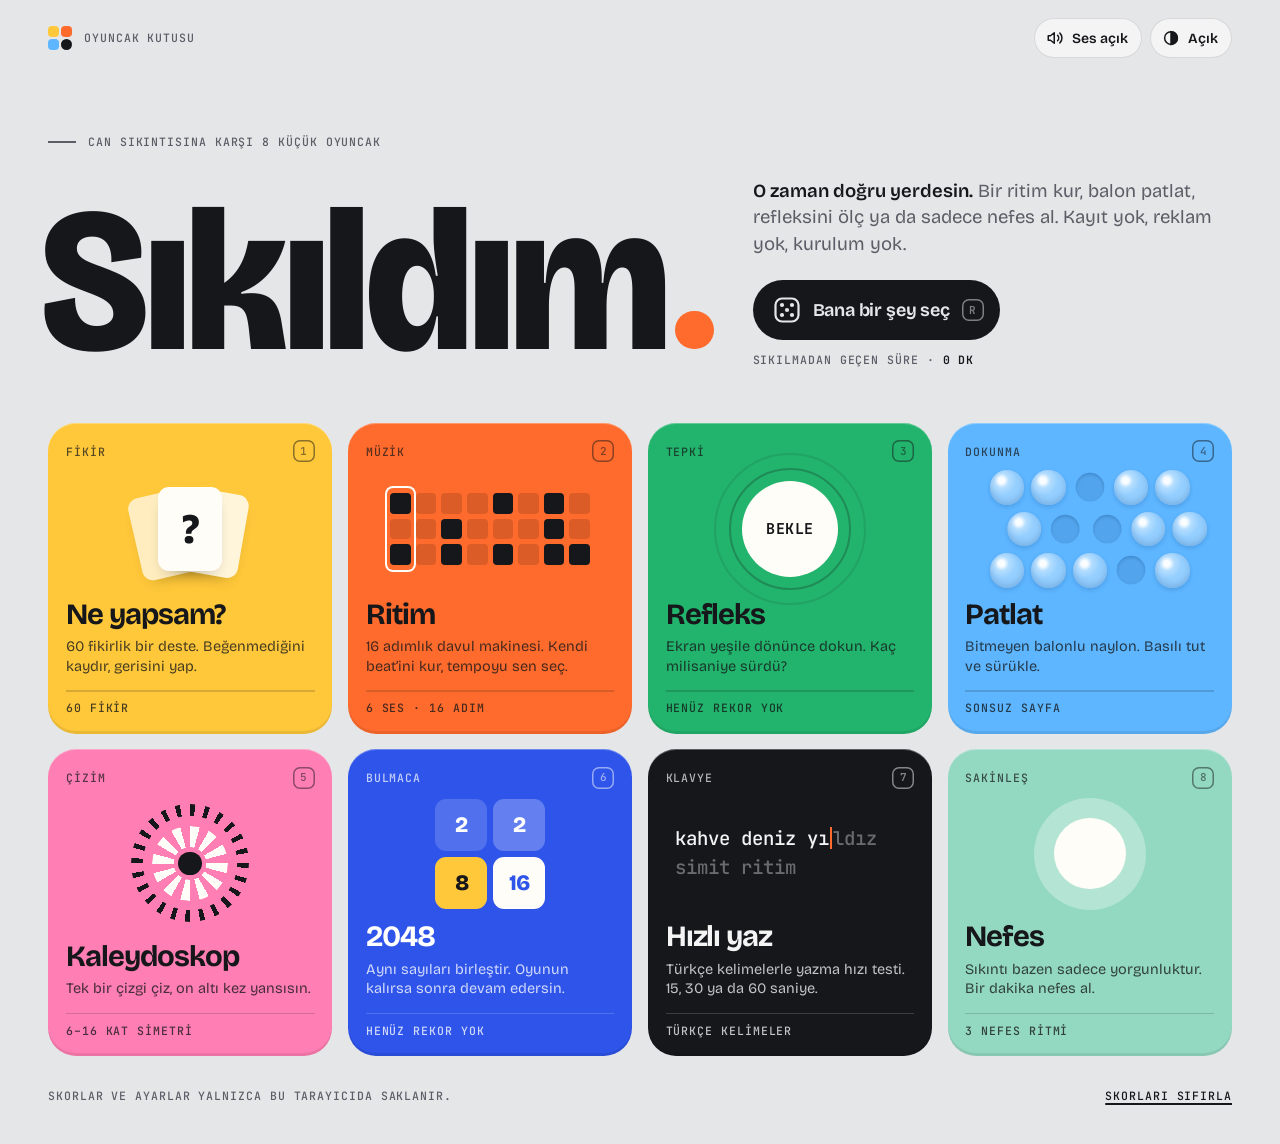
<file: sikildim/index.html>
<!doctype html>
<html lang="tr">
<head>
<meta charset="utf-8">
<meta name="viewport" content="width=device-width, initial-scale=1, viewport-fit=cover">
<title>Sıkıldım</title>
<meta name="description" content="Can sıkıntısına karşı sekiz küçük oyuncak: fikir destesi, davul makinesi, refleks testi, balonlu naylon, kaleydoskop, 2048, hızlı yazma ve nefes.">
<meta name="theme-color" content="#E5E6E8" media="(prefers-color-scheme: light)">
<meta name="theme-color" content="#101113" media="(prefers-color-scheme: dark)">
<link rel="icon" href="data:image/svg+xml,%3Csvg xmlns='http://www.w3.org/2000/svg' viewBox='0 0 32 32'%3E%3Crect x='2' y='2' width='13' height='13' rx='4' fill='%23FFC83A'/%3E%3Crect x='17' y='2' width='13' height='13' rx='4' fill='%23FF6B2C'/%3E%3Crect x='2' y='17' width='13' height='13' rx='4' fill='%235DB6FF'/%3E%3Ccircle cx='23.5' cy='23.5' r='6.5' fill='%2316171A'/%3E%3C/svg%3E">
<link rel="preconnect" href="https://fonts.googleapis.com">
<link rel="preconnect" href="https://fonts.gstatic.com" crossorigin>
<link rel="stylesheet" href="https://fonts.googleapis.com/css2?family=Bricolage+Grotesque:opsz,wdth,wght@12..96,75..100,200..800&family=JetBrains+Mono:wght@400..700&display=swap">
<style>
:root {
  /* Layout: a giant "Sıkıldım." headline over a 4-up shelf of toy tiles; each tile grows into a full-screen stage. */
  --bg: #E5E6E8;
  --panel: #F4F4F5;
  --panel-2: #D9DADD;
  --panel-3: #CBCCD0;
  --fg: #16171A;
  --mute: #5B5E66;
  --line: rgba(22, 23, 26, .12);
  --line-2: rgba(22, 23, 26, .24);
  --shade: rgba(16, 18, 24, .3);

  /* The toy box: one colour per toy, identical in both themes */
  --yellow: #FFC83A;
  --orange: #FF6B2C;
  --green: #22B36C;
  --sky: #5DB6FF;
  --pink: #FF7EB3;
  --cobalt: #2E54EA;
  --mint: #93D8C0;
  --paper: #FFFDF8;
  --on-light: #16171A;
  --on-dark: #FFFFFF;
  --ink-tile: #16171A;
  --ink-tile-fg: #F4F4F5;
  --canvas: #0E0F12;
  --canvas-fg: #E9EAEE;
  --bad: #D93A3F;

  /* 2048 ramp */
  --g2: #F7F7F8; --g4: #E6E8EE; --g8: #C3D1FF; --g16: #93ADFF; --g32: #6286FF; --g64: #2E54EA;
  --g128: #FFD45C; --g256: #FFC83A; --g512: #FF9A3C; --g1024: #FF6B2C; --gsup: #FF7EB3;

  --f-display: "Bricolage Grotesque", ui-sans-serif, system-ui, -apple-system, "Segoe UI", Roboto, "Helvetica Neue", Arial, sans-serif;
  --f-mono: "JetBrains Mono", ui-monospace, "SFMono-Regular", Menlo, Consolas, monospace;
  --ease: cubic-bezier(.2, .8, .2, 1);
  --spring: cubic-bezier(.3, 1.45, .55, 1);
  --r-xl: 28px;
  --r-lg: 20px;
  --r-md: 14px;
  --gutter: clamp(16px, 4vw, 48px);
}
@media (prefers-color-scheme: dark) {
  :root:not([data-theme="light"]) {
    --bg: #101113; --panel: #1B1C1F; --panel-2: #26272B; --panel-3: #33343A;
    --fg: #EDEEF0; --mute: #9A9DA5; --line: rgba(255, 255, 255, .09); --line-2: rgba(255, 255, 255, .2); --shade: rgba(0, 0, 0, .65);
    --ink-tile: #EDEEF0; --ink-tile-fg: #16171A; --bad: #FF6469;
    --g2: #2A2B30; --g4: #36383F;
    color-scheme: dark;
  }
}
:root[data-theme="dark"] {
  --bg: #101113; --panel: #1B1C1F; --panel-2: #26272B; --panel-3: #33343A;
  --fg: #EDEEF0; --mute: #9A9DA5; --line: rgba(255, 255, 255, .09); --line-2: rgba(255, 255, 255, .2); --shade: rgba(0, 0, 0, .65);
  --ink-tile: #EDEEF0; --ink-tile-fg: #16171A; --bad: #FF6469;
  --g2: #2A2B30; --g4: #36383F;
  color-scheme: dark;
}

*, *::before, *::after { box-sizing: border-box; }
[hidden] { display: none !important; }
html { background: var(--bg); -webkit-text-size-adjust: 100%; }
html.stage-open { overflow: hidden; padding-right: var(--sbw, 0px); }
body {
  margin: 0; background: var(--bg); color: var(--fg);
  font: 400 17px/1.5 var(--f-display);
  -webkit-font-smoothing: antialiased; -moz-osx-font-smoothing: grayscale;
}
h1, h2, h3, p { margin: 0; }
h1, h2, h3 { text-wrap: balance; }
p { text-wrap: pretty; }
a { color: inherit; }
button, input, select { font: inherit; color: inherit; }
button { background: none; border: 0; padding: 0; cursor: pointer; -webkit-tap-highlight-color: transparent; touch-action: manipulation; }
:focus-visible { outline: 2.5px solid var(--fg); outline-offset: 3px; }
::selection { background: var(--yellow); color: var(--on-light); }
.sr-only { position: absolute !important; width: 1px; height: 1px; padding: 0; margin: -1px; overflow: hidden; clip: rect(0 0 0 0); white-space: nowrap; border: 0; }
.mono { font-family: var(--f-mono); font-size: 11.5px; font-weight: 500; line-height: 1.35; letter-spacing: .08em; text-transform: uppercase; }
kbd {
  display: inline-grid; place-items: center; min-width: 22px; height: 22px; padding: 0 6px; border-radius: 7px;
  font: 600 11px/1 var(--f-mono); letter-spacing: 0; box-shadow: inset 0 0 0 1.5px currentColor; opacity: .5;
}
@media (hover: none) { .btn kbd, .back kbd, .roll kbd, .tile-top kbd, .pad kbd { display: none; } }
.skip { position: fixed; left: 16px; top: -80px; z-index: 100; padding: 10px 14px; border-radius: 10px; background: var(--fg); color: var(--bg); font-weight: 600; text-decoration: none; }
.skip:focus { top: 16px; }

/* ---------- Shared controls ---------- */
.btn {
  display: inline-flex; align-items: center; justify-content: center; gap: 10px; height: 48px; padding: 0 20px;
  border-radius: 999px; background: var(--panel); box-shadow: inset 0 0 0 1px var(--line);
  font-size: 16px; font-weight: 600; white-space: nowrap; text-decoration: none;
  transition: transform .35s var(--spring), background .2s, box-shadow .2s;
}
.btn:hover { background: var(--panel-2); }
.btn:active { transform: scale(.96); transition-duration: .1s; }
.btn.primary { background: var(--fg); color: var(--bg); box-shadow: none; }
.btn.primary:hover { background: var(--fg); box-shadow: 0 10px 24px -14px var(--shade); }
.btn[disabled] { opacity: .45; cursor: not-allowed; }
.icon-btn {
  display: inline-flex; align-items: center; gap: 8px; height: 40px; padding: 0 14px 0 12px; border-radius: 999px;
  background: var(--panel); box-shadow: inset 0 0 0 1px var(--line); font-size: 14px; font-weight: 600;
  transition: background .2s, transform .3s var(--spring);
}
.icon-btn:hover { background: var(--panel-2); }
.icon-btn:active { transform: scale(.95); }
.icon-btn svg { width: 18px; height: 18px; flex: none; }
.sound-btn[aria-pressed="false"] .ico-on, .sound-btn[aria-pressed="true"] .ico-off { display: none; }
.seg { display: inline-flex; flex-wrap: wrap; justify-content: center; gap: 3px; padding: 4px; border-radius: 22px; background: var(--panel-2); }
.seg button { min-height: 36px; padding: 0 14px; border-radius: 999px; font-size: 14px; font-weight: 600; color: var(--mute); transition: background .2s, color .2s; }
.seg button:hover { color: var(--fg); }
.seg button[aria-pressed="true"] { background: var(--panel); color: var(--fg); box-shadow: 0 1px 3px var(--shade); }
.chips { display: flex; flex-wrap: wrap; justify-content: center; gap: 6px; }
.chip {
  display: inline-flex; align-items: center; gap: 8px; height: 36px; padding: 0 14px; border-radius: 999px;
  font-size: 14px; font-weight: 600; color: var(--mute); box-shadow: inset 0 0 0 1.5px var(--line-2);
  transition: background .2s, color .2s, box-shadow .2s, transform .3s var(--spring);
}
.chip:hover { color: var(--fg); box-shadow: inset 0 0 0 1.5px var(--fg); }
.chip:active { transform: scale(.95); }
.chip[aria-pressed="true"] { background: var(--fg); color: var(--bg); box-shadow: none; }
input[type="range"] { -webkit-appearance: none; appearance: none; width: 100%; height: 28px; margin: 0; background: transparent; cursor: pointer; }
input[type="range"]::-webkit-slider-runnable-track { height: 6px; border-radius: 99px; background: linear-gradient(var(--c), var(--c)) 0 / var(--p, 50%) 100% no-repeat, var(--panel-3); }
input[type="range"]::-webkit-slider-thumb { -webkit-appearance: none; width: 22px; height: 22px; margin-top: -8px; border-radius: 50%; background: var(--fg); box-shadow: 0 0 0 4px var(--panel); }
input[type="range"]::-moz-range-track { height: 6px; border-radius: 99px; background: var(--panel-3); }
input[type="range"]::-moz-range-progress { height: 6px; border-radius: 99px; background: var(--c); }
input[type="range"]::-moz-range-thumb { width: 22px; height: 22px; border: 0; border-radius: 50%; background: var(--fg); box-shadow: 0 0 0 4px var(--panel); }

/* ---------- Hub ---------- */
.wrap { width: 100%; max-width: 1480px; margin-inline: auto; padding-inline: var(--gutter); }
.hub.covered { visibility: hidden; }
.top { display: flex; align-items: center; justify-content: space-between; gap: 16px; padding-block: 18px 0; }
.brand { display: flex; align-items: center; gap: 12px; color: var(--mute); }
.brand-mark { display: grid; grid-template-columns: 1fr 1fr; gap: 2px; width: 24px; height: 24px; flex: none; }
.brand-mark i { border-radius: 4px; }
.brand-mark i:nth-child(1) { background: var(--yellow); }
.brand-mark i:nth-child(2) { background: var(--orange); }
.brand-mark i:nth-child(3) { background: var(--sky); }
.brand-mark i:nth-child(4) { background: var(--fg); border-radius: 50%; }
.top-actions { display: flex; gap: 8px; }
@media (max-width: 520px) { .top-actions .lbl { display: none; } .icon-btn { padding: 0 11px; } }

.hero { display: grid; gap: clamp(18px, 2.4vw, 28px); padding-block: clamp(32px, 6vw, 76px) clamp(28px, 4vw, 48px); }
.eyebrow { display: flex; align-items: center; gap: 12px; color: var(--mute); }
.eyebrow::before { content: ""; width: 28px; height: 1.5px; background: currentColor; }
.hero-main { display: grid; gap: clamp(22px, 3vw, 40px); align-items: end; }
@media (min-width: 1180px) { .hero-main { grid-template-columns: auto minmax(0, 1fr); } }
.title {
  font-size: clamp(60px, 25vw, 236px); line-height: .8; font-weight: 800; font-stretch: 92%;
  letter-spacing: -.02em; margin-left: -.04em; padding-bottom: .05em; white-space: nowrap;
}
@media (min-width: 1180px) { .title { font-size: clamp(150px, 16vw, 236px); } }
.title-word { display: inline-block; }
.dot {
  display: inline-block; width: .19em; height: .19em; margin-left: .04em; border-radius: 50%;
  background: var(--dot, var(--orange)); transform-origin: 50% 100%; cursor: pointer; transition: background .3s;
}
.hero-side { display: grid; gap: 22px; max-width: 540px; padding-bottom: .4em; }
.lede { font-size: clamp(17px, 1.45vw, 20px); line-height: 1.45; color: var(--mute); }
.lede strong { color: var(--fg); font-weight: 600; }
.hero-cta { display: flex; flex-wrap: wrap; align-items: center; gap: 12px 18px; }
.roll {
  display: inline-flex; align-items: center; gap: 12px; height: 60px; padding: 0 16px 0 20px; border-radius: 999px;
  background: var(--fg); color: var(--bg); font-size: 18px; font-weight: 650; letter-spacing: -.01em; white-space: nowrap;
  transition: transform .4s var(--spring), box-shadow .3s;
}
.roll:hover { transform: translateY(-2px); box-shadow: 0 16px 32px -16px var(--shade); }
.roll:active { transform: translateY(1px) scale(.98); transition-duration: .1s; }
.roll svg { width: 28px; height: 28px; flex: none; }
.roll.is-rolling svg { animation: spin .5s linear infinite; }
.roll kbd { color: var(--bg); }
.meta { color: var(--mute); }
.meta b { color: var(--fg); font-weight: 600; }

.shelf { display: grid; grid-template-columns: repeat(4, minmax(0, 1fr)); gap: clamp(10px, 1.2vw, 16px); }
@media (max-width: 960px) { .shelf { grid-template-columns: repeat(2, minmax(0, 1fr)); } }
.tile {
  --cf: var(--on-light);
  position: relative; isolation: isolate; overflow: hidden;
  display: flex; flex-direction: column; min-height: clamp(260px, 24vw, 330px); padding: clamp(14px, 1.4vw, 20px);
  border-radius: var(--r-xl); background: var(--c); color: var(--cf); text-decoration: none;
  box-shadow: inset 0 1px 0 rgba(255, 255, 255, .3), inset 0 -3px 0 rgba(0, 0, 0, .08);
  transition: transform .55s var(--spring), box-shadow .4s var(--ease), opacity .3s, filter .3s;
}
.tile:hover { transform: translateY(-5px); box-shadow: inset 0 1px 0 rgba(255, 255, 255, .3), inset 0 -3px 0 rgba(0, 0, 0, .08), 0 24px 40px -24px var(--shade); }
.tile:active { transform: translateY(0) scale(.985); transition-duration: .12s; }
.tile:focus-visible { outline-offset: 4px; }
.tile-top { display: flex; align-items: center; justify-content: space-between; gap: 8px; }
.tile-top .mono { opacity: .72; }
.art { position: relative; flex: 1; display: grid; place-items: center; min-height: 100px; margin-block: 8px 12px; }
.tile-name { font-size: clamp(24px, 2.3vw, 34px); font-weight: 700; line-height: 1; letter-spacing: -.035em; }
.tile-desc { margin-top: 8px; max-width: 30ch; font-size: 14.5px; line-height: 1.35; opacity: .78; }
.tile-stat { position: relative; margin-top: 14px; padding-top: 10px; opacity: .78; }
.tile-stat::before { content: ""; position: absolute; inset: 0 0 auto; height: 1.5px; background: currentColor; opacity: .22; }
@media (max-width: 560px) {
  .tile { min-height: 214px; border-radius: 22px; }
  .tile-desc { display: none; }
  .tile-name { font-size: clamp(19px, 5.6vw, 26px); }
  .art { min-height: 72px; transform: scale(.82); }
  .tile-stat { font-size: 10px; }
}
.shelf.rolling .tile { opacity: .4; filter: saturate(.4); }
.shelf.rolling .tile.lit { opacity: 1; filter: none; transform: translateY(-6px) scale(1.015); transition-duration: .12s; }

/* tile art */
.art-cards i {
  position: absolute; width: 64px; height: 84px; border-radius: 11px; background: var(--paper);
  box-shadow: 0 8px 16px -8px rgba(0, 0, 0, .3); transition: transform .55s var(--spring);
}
.art-cards i:nth-child(1) { transform: rotate(-13deg) translateX(-24px); opacity: .7; }
.art-cards i:nth-child(2) { transform: rotate(10deg) translateX(22px); opacity: .85; }
.art-cards i:nth-child(3) { display: grid; place-items: center; font: 800 42px/1 var(--f-display); font-style: normal; color: var(--on-light); }
.tile:hover .art-cards i:nth-child(1) { transform: rotate(-22deg) translate(-40px, 6px); }
.tile:hover .art-cards i:nth-child(2) { transform: rotate(18deg) translate(38px, 6px); }
.tile:hover .art-cards i:nth-child(3) { transform: translateY(-6px) rotate(-3deg); }

.seq { position: relative; display: grid; grid-template-columns: repeat(8, 1fr); gap: 5px; width: min(100%, 200px); }
.seq i { aspect-ratio: 1; border-radius: 4px; background: rgba(0, 0, 0, .14); }
.seq i.on { background: var(--on-light); }
.seq::after {
  content: ""; position: absolute; top: -5px; bottom: -5px; left: -3px; width: calc((100% - 35px) / 8 + 6px);
  border-radius: 6px; box-shadow: 0 0 0 2px var(--paper); animation: playhead 2.6s steps(8) infinite;
}
@keyframes playhead { to { transform: translateX(calc(800% - 48px + 40px)); } }

.react {
  position: relative; display: grid; place-items: center; width: 96px; height: 96px; border-radius: 50%;
  background: var(--paper); color: var(--on-light); font: 700 15px/1 var(--f-mono); letter-spacing: .04em;
  transition: background .2s, color .2s;
}
.react::before, .react::after { content: ""; position: absolute; border-radius: 50%; border: 2px solid var(--on-light); }
.react::before { inset: -13px; opacity: .25; }
.react::after { inset: -28px; opacity: .1; }
.react .go { display: none; }
.tile:hover .react { background: var(--on-light); color: var(--green); }
.tile:hover .react .go { display: block; }
.tile:hover .react .wait { display: none; }

.bub { display: grid; grid-template-columns: repeat(5, 1fr); gap: 7px; width: min(100%, 200px); }
.bub i {
  aspect-ratio: 1; border-radius: 50%;
  background: radial-gradient(circle at 34% 30%, rgba(255, 255, 255, .95) 0 9%, rgba(255, 255, 255, .3) 22%, transparent 46%), rgba(255, 255, 255, .34);
  box-shadow: inset 0 -3px 6px rgba(0, 40, 100, .18), 0 2px 4px rgba(0, 40, 100, .16);
  transition: transform .2s var(--spring);
}
.bub i:nth-child(n+6):nth-child(-n+10) { transform: translateX(50%); }
.bub i.p { background: rgba(0, 40, 100, .12); box-shadow: inset 0 2px 4px rgba(0, 40, 100, .22); transform: scale(.84); }
.bub i.p:nth-child(n+6):nth-child(-n+10) { transform: translateX(50%) scale(.84); }
.tile:hover .bub i:nth-child(4) { transform: scale(.84); background: rgba(0, 40, 100, .12); box-shadow: inset 0 2px 4px rgba(0, 40, 100, .22); }

.kal-mini { position: relative; width: 118px; aspect-ratio: 1; transition: transform 2.4s var(--ease); }
.kal-mini i { position: absolute; border-radius: 50%; }
.kal-mini i:nth-child(1) {
  inset: 0; background: repeating-conic-gradient(var(--on-light) 0 5deg, transparent 5deg 15deg);
  -webkit-mask: radial-gradient(circle, transparent 0 56%, #000 57% 100%); mask: radial-gradient(circle, transparent 0 56%, #000 57% 100%);
}
.kal-mini i:nth-child(2) {
  inset: 18%; background: repeating-conic-gradient(var(--paper) 0 15deg, transparent 15deg 30deg);
  -webkit-mask: radial-gradient(circle, transparent 0 30%, #000 31% 100%); mask: radial-gradient(circle, transparent 0 30%, #000 31% 100%);
}
.kal-mini i:nth-child(3) { inset: 40%; background: var(--on-light); }
.tile:hover .kal-mini { transform: rotate(60deg); }

.mini { display: grid; grid-template-columns: repeat(2, 52px); gap: 6px; }
.mini i {
  display: grid; place-items: center; height: 52px; border-radius: 11px; font: 800 22px/1 var(--f-display); font-style: normal;
  letter-spacing: -.04em; transition: transform .35s var(--spring), opacity .3s;
}
.mini i:nth-child(1) { background: rgba(255, 255, 255, .16); color: var(--on-dark); }
.mini i:nth-child(2) { background: rgba(255, 255, 255, .26); color: var(--on-dark); }
.mini i:nth-child(3) { background: var(--yellow); color: var(--on-light); }
.mini i:nth-child(4) { background: var(--paper); color: var(--cobalt); }
.tile:hover .mini i:nth-child(1) { transform: translateX(58px); opacity: 0; }
.tile:hover .mini i:nth-child(2) { transform: scale(1.08); }

.typ { width: 100%; max-width: 230px; font: 500 clamp(15px, 1.5vw, 19px)/1.5 var(--f-mono); }
.typ .rest { opacity: .38; }
.typ .caret, .caret-blink { display: inline-block; width: 2px; height: 1.15em; margin: 0 1px; vertical-align: -.22em; background: var(--orange); animation: blink 1.05s steps(1) infinite; }
@keyframes blink { 50% { opacity: 0; } }

.br { display: grid; place-items: center; width: 112px; aspect-ratio: 1; border-radius: 50%; background: rgba(255, 255, 255, .3); }
.br i { width: 64%; aspect-ratio: 1; border-radius: 50%; background: var(--paper); animation: breathe 8s cubic-bezier(.45, 0, .55, 1) infinite; }
@keyframes breathe { 0%, 100% { transform: scale(.6); } 50% { transform: scale(1); } }

.foot { display: flex; flex-wrap: wrap; align-items: center; justify-content: space-between; gap: 12px 24px; padding-block: 32px 40px; color: var(--mute); }
.foot-reset { display: flex; flex-wrap: wrap; align-items: center; gap: 10px; }
.link-btn { font: inherit; letter-spacing: inherit; text-transform: inherit; color: var(--fg); text-decoration: underline; text-underline-offset: 3px; text-decoration-thickness: 1.5px; }
.link-btn.danger { color: var(--bad); }

/* ---------- Stage ---------- */
.stage { position: fixed; inset: 0; z-index: 40; display: flex; flex-direction: column; background: var(--bg); }
.stage-veil { position: absolute; inset: 0; z-index: 5; background: var(--c); opacity: 0; pointer-events: none; }
.stage-bar {
  flex: none; display: flex; align-items: center; gap: clamp(10px, 2vw, 20px);
  padding: calc(env(safe-area-inset-top, 0px) + 12px) var(--gutter) 12px; border-bottom: 1px solid var(--line);
}
.back {
  display: inline-flex; align-items: center; gap: 8px; height: 42px; padding: 0 12px 0 10px; border-radius: 999px; flex: none;
  background: var(--panel); box-shadow: inset 0 0 0 1px var(--line); font-size: 15px; font-weight: 600;
  transition: background .2s, transform .3s var(--spring);
}
.back:hover { background: var(--panel-2); }
.back:active { transform: scale(.95); }
.back svg { width: 20px; height: 20px; }
.stage-id { display: flex; align-items: center; gap: 12px; min-width: 0; }
.stage-swatch { width: 14px; height: 14px; border-radius: 5px; background: var(--c); flex: none; }
.stage-kind { color: var(--mute); }
.stage-title { font-size: clamp(20px, 2vw, 26px); font-weight: 700; line-height: 1; letter-spacing: -.03em; white-space: nowrap; overflow: hidden; text-overflow: ellipsis; }
.stage-right { margin-left: auto; display: flex; align-items: center; gap: 16px; }
.stage-hint { color: var(--mute); text-align: right; }
@media (max-width: 900px) { .stage-hint { display: none; } }
@media (max-width: 560px) { .stage-kind, .back span { display: none; } .stage-right .lbl { display: none; } }
.stage-body {
  flex: 1; min-height: 0; overflow: auto; overscroll-behavior: contain; display: flex; flex-direction: column;
  padding: clamp(18px, 3vw, 40px) var(--gutter) calc(env(safe-area-inset-bottom, 0px) + 28px);
}
.toy { width: 100%; max-width: 1100px; margin: auto; display: flex; flex-direction: column; align-items: center; gap: clamp(16px, 2.4vw, 28px); }
.note { color: var(--mute); text-align: center; }

/* ---------- 01 Ne yapsam ---------- */
.ys-filters { display: grid; justify-items: center; gap: 10px; }
.deck { position: relative; width: min(100%, 640px); height: clamp(320px, 46vh, 430px); }
.deck-ghost { position: absolute; inset: 0; border-radius: var(--r-xl); background: var(--panel); box-shadow: inset 0 0 0 1px var(--line); }
.deck-ghost.g1 { transform: translateY(12px) scale(.955) rotate(1.6deg); }
.deck-ghost.g2 { transform: translateY(24px) scale(.91) rotate(-2.2deg); background: var(--panel-2); }
.idea {
  position: absolute; inset: 0; z-index: 2; display: flex; flex-direction: column; gap: 12px;
  padding: clamp(20px, 3vw, 32px); border-radius: var(--r-xl); background: var(--c); color: var(--cf);
  box-shadow: inset 0 1px 0 rgba(255, 255, 255, .35), 0 22px 44px -26px var(--shade);
  touch-action: pan-y; user-select: none; -webkit-user-select: none; cursor: grab;
}
.idea.dragging { cursor: grabbing; }
.idea.leaving { z-index: 3; pointer-events: none; }
.idea-top { display: flex; justify-content: space-between; gap: 12px; opacity: .75; }
.idea-text { margin-block: auto; max-width: 22ch; font-size: clamp(24px, 3.3vw, 38px); font-weight: 650; line-height: 1.1; letter-spacing: -.025em; }
.idea-foot { display: flex; align-items: center; justify-content: space-between; gap: 12px; min-height: 40px; }
.idea-no { opacity: .6; }
.idea-link {
  display: inline-flex; align-items: center; gap: 8px; height: 40px; padding: 0 16px; border-radius: 999px;
  background: var(--on-light); color: var(--paper); font-size: 15px; font-weight: 600; text-decoration: none;
  transition: transform .3s var(--spring);
}
.idea-link:hover { transform: translateX(3px); }
.idea-link i { width: 10px; height: 10px; border-radius: 3px; background: var(--lc); }
.stamp {
  position: absolute; top: 24%; right: clamp(16px, 4vw, 40px); padding: 8px 16px; border: 3.5px solid currentColor; border-radius: 12px;
  font: 800 clamp(22px, 3vw, 30px)/1 var(--f-mono); letter-spacing: .06em; opacity: 0; transform: rotate(-10deg);
}
.ys-actions { display: flex; flex-wrap: wrap; justify-content: center; gap: 10px; }
.ys-empty { display: grid; place-content: center; gap: 16px; text-align: center; justify-items: center; }

/* ---------- 02 Ritim ---------- */
.rack {
  --label-w: 150px;
  display: grid; gap: 18px; width: min(100%, 1080px); padding: clamp(14px, 2vw, 22px); border-radius: var(--r-xl);
  background: var(--panel); box-shadow: inset 0 0 0 1px var(--line), 0 30px 60px -44px var(--shade);
}
.transport { display: flex; flex-wrap: wrap; align-items: center; gap: 14px 22px; }
.play {
  display: grid; place-items: center; width: 64px; height: 64px; border-radius: 50%; flex: none;
  background: var(--c); color: var(--cf); box-shadow: inset 0 -3px 0 rgba(0, 0, 0, .16); transition: transform .3s var(--spring);
}
.play:active { transform: scale(.93); }
.play svg { width: 24px; height: 24px; }
.knob { display: grid; gap: 4px; flex: 1 1 150px; max-width: 230px; }
.knob-top { display: flex; justify-content: space-between; gap: 10px; }
.knob-top label { color: var(--mute); }
.presets { display: flex; flex-wrap: wrap; gap: 6px; }
.grid-wrap { display: grid; gap: 7px; touch-action: pan-y; user-select: none; -webkit-user-select: none; }
.track { display: grid; grid-template-columns: var(--label-w) minmax(0, 1fr); gap: 10px; align-items: stretch; }
.pad {
  display: flex; align-items: center; justify-content: space-between; gap: 8px; min-height: 44px; padding: 0 10px 0 12px;
  border-radius: 12px; background: var(--panel-2); font-size: 14px; font-weight: 600; text-align: left; transition: background .18s, color .18s;
}
.pad.hit { background: var(--c); color: var(--cf); transition: none; }
.steps { display: grid; grid-template-columns: repeat(16, minmax(0, 1fr)); gap: 5px; }
.step {
  height: 44px; border-radius: 9px; background: var(--panel-2); box-shadow: inset 0 -2px 0 rgba(0, 0, 0, .07);
  transition: background .12s, transform .12s, box-shadow .12s;
}
.step:nth-child(8n+5), .step:nth-child(8n+6), .step:nth-child(8n+7), .step:nth-child(8n+8) { background: var(--panel-3); }
.step:hover { box-shadow: inset 0 0 0 2px var(--line-2); }
.step[aria-pressed="true"] { background: var(--c); box-shadow: inset 0 -3px 0 rgba(0, 0, 0, .2); }
.step.now { box-shadow: inset 0 0 0 2px var(--fg); }
.step.now[aria-pressed="true"] { transform: scale(.9); box-shadow: inset 0 0 0 2px var(--fg), 0 0 0 3px color-mix(in srgb, var(--c) 35%, transparent); }
.leds .steps { align-items: center; }
.led { height: 6px; border-radius: 3px; background: var(--panel-3); transition: background .1s; }
.led.now { background: var(--c); }
@media (max-width: 760px) {
  .track { grid-template-columns: 1fr; gap: 6px; }
  .steps { grid-template-columns: repeat(8, minmax(0, 1fr)); }
  .step { height: 36px; }
  .pad { min-height: 34px; }
  .leds { display: none; }
  .grid-wrap { gap: 14px; }
  .knob { max-width: none; }
}

/* ---------- 03 Refleks ---------- */
.arena {
  display: grid; place-content: center; gap: 14px; width: min(100%, 920px); height: clamp(260px, 44vh, 440px); padding: 24px;
  border-radius: var(--r-xl); background: var(--panel); box-shadow: inset 0 0 0 1px var(--line); text-align: center;
  user-select: none; -webkit-user-select: none; transition: background .2s, color .2s;
}
.arena[data-state="wait"] { background: var(--ink-tile); color: var(--ink-tile-fg); }
.arena[data-state="go"] { background: var(--green); color: var(--on-light); transition: none; }
.arena[data-state="early"] { background: var(--pink); color: var(--on-light); }
.arena-big { font-size: clamp(36px, 6.4vw, 84px); font-weight: 750; line-height: 1; letter-spacing: -.045em; font-variant-numeric: tabular-nums; }
.arena-small { font-size: 16px; opacity: .72; }
.ref-stats { display: grid; grid-template-columns: repeat(3, minmax(0, 1fr)); gap: 10px; width: min(100%, 920px); }
.stat { display: grid; gap: 6px; padding: 14px 16px; border-radius: var(--r-md); background: var(--panel); box-shadow: inset 0 0 0 1px var(--line); }
.stat .mono { color: var(--mute); }
.stat b { font-size: clamp(22px, 2.6vw, 32px); font-weight: 700; line-height: 1; letter-spacing: -.03em; font-variant-numeric: tabular-nums; }
.ref-chart-wrap { width: min(100%, 920px); display: grid; gap: 10px; }
.ref-chart-head { display: flex; justify-content: space-between; gap: 12px; color: var(--mute); }
.ref-chart { position: relative; height: 128px; display: grid; grid-template-columns: repeat(10, minmax(0, 1fr)); gap: 6px; align-items: end; border-bottom: 1.5px solid var(--line-2); }
.ref-band { position: absolute; left: 0; right: 0; bottom: calc(250 / 600 * 100%); height: calc(50 / 600 * 100%); background: color-mix(in srgb, var(--green) 16%, transparent); border-block: 1px dashed color-mix(in srgb, var(--green) 60%, transparent); pointer-events: none; }
.bar { position: relative; min-height: 4px; border-radius: 6px 6px 2px 2px; background: var(--panel-3); transition: height .5s var(--spring); }
.bar.empty { height: 10%; background: transparent; border: 1.5px dashed var(--line-2); border-bottom: 0; }
.bar.best { background: var(--green); }
.bar.last { background: var(--fg); }
.bar span { position: absolute; left: 50%; bottom: calc(100% + 4px); transform: translateX(-50%); font: 500 10px/1 var(--f-mono); color: var(--mute); white-space: nowrap; }
@media (max-width: 480px) { .bar span { display: none; } .bar.last span, .bar.best span { display: block; } .stat { padding: 12px; } }

/* ---------- 04 Patlat ---------- */
.pt-head { display: flex; flex-wrap: wrap; align-items: center; justify-content: space-between; gap: 12px 20px; width: min(100%, 980px); }
.pt-count { display: flex; align-items: baseline; gap: 12px; }
.pt-count b { font-size: clamp(36px, 4.4vw, 56px); font-weight: 800; line-height: 1; letter-spacing: -.05em; font-variant-numeric: tabular-nums; }
.pt-count .mono, .pt-total { color: var(--mute); }
.sheet-frame { display: grid; place-items: center; width: min(100%, 980px); overflow: hidden; border-radius: var(--r-xl); }
.sheet-frame > * { grid-area: 1 / 1; }
.sheet {
  display: grid; padding: var(--pad); border-radius: var(--r-xl); touch-action: none; user-select: none; -webkit-user-select: none;
  background: linear-gradient(155deg, color-mix(in srgb, var(--sky) 80%, white), var(--sky) 55%, color-mix(in srgb, var(--sky) 88%, black));
  box-shadow: inset 0 1px 0 rgba(255, 255, 255, .5), 0 30px 60px -40px var(--shade);
}
.row { display: flex; gap: var(--gap); }
.row + .row { margin-top: calc((var(--s) + var(--gap)) * -.134 + var(--gap)); }
.row:nth-child(even) { padding-left: calc((var(--s) + var(--gap)) / 2); }
.b {
  position: relative; flex: none; width: var(--s); height: var(--s); border-radius: 50%; cursor: pointer;
  background:
    radial-gradient(circle at 33% 28%, rgba(255, 255, 255, .95) 0 8%, rgba(255, 255, 255, .35) 19%, transparent 42%),
    radial-gradient(circle at 50% 60%, rgba(255, 255, 255, .25), rgba(255, 255, 255, .08) 62%, rgba(0, 30, 80, .12) 100%);
  box-shadow: inset 0 -5px 9px rgba(0, 40, 100, .2), inset 0 2px 2px rgba(255, 255, 255, .45), 0 4px 7px rgba(0, 40, 100, .2);
  transition: transform .14s var(--ease), box-shadow .14s;
}
.b:hover { transform: scale(1.05); }
.b.popped {
  cursor: default; transform: scale(.86);
  background:
    linear-gradient(35deg, transparent 46%, rgba(255, 255, 255, .28) 47% 50%, transparent 51%),
    linear-gradient(-50deg, transparent 52%, rgba(0, 30, 80, .14) 53% 55%, transparent 56%),
    rgba(0, 30, 80, .1);
  box-shadow: inset 0 2px 5px rgba(0, 40, 100, .26);
}
.b.popped::after { content: ""; position: absolute; inset: -4px; border-radius: 50%; border: 2px solid rgba(255, 255, 255, .9); animation: burst .38s var(--ease) forwards; pointer-events: none; }
@keyframes burst { from { transform: scale(.7); opacity: 1; } to { transform: scale(1.45); opacity: 0; } }

/* ---------- 05 Kaleydoskop ---------- */
.kal-tools { display: flex; flex-wrap: wrap; align-items: center; justify-content: center; gap: 10px; }
.chip.swatch i { width: 22px; height: 10px; border-radius: 3px; }
.kal-stage {
  position: relative; max-width: 100%; aspect-ratio: 1; border-radius: var(--r-xl); overflow: hidden;
  background: var(--canvas); box-shadow: 0 36px 70px -44px var(--shade); touch-action: none; cursor: crosshair;
}
.kal-stage canvas { display: block; width: 100%; height: 100%; transition: opacity .22s; }
.kal-hint {
  position: absolute; left: 50%; bottom: 18px; transform: translateX(-50%); padding: 8px 14px; border-radius: 999px;
  background: rgba(255, 255, 255, .08); color: var(--canvas-fg); pointer-events: none; white-space: nowrap; transition: opacity .4s;
}

/* ---------- 06 2048 ---------- */
.g2048 { --bsize: min(480px, calc(100vw - 32px), max(270px, calc(100vh - 270px))); }
.g-head { display: flex; align-items: stretch; gap: 10px; width: var(--bsize); max-width: 100%; }
.score { position: relative; display: grid; gap: 4px; flex: 1; padding: 10px 14px; border-radius: var(--r-md); background: var(--panel); box-shadow: inset 0 0 0 1px var(--line); }
.score .mono { color: var(--mute); }
.score b { font-size: 26px; font-weight: 750; line-height: 1; letter-spacing: -.03em; font-variant-numeric: tabular-nums; }
.g-gain { position: absolute; right: 14px; bottom: 10px; font: 700 15px/1 var(--f-mono); color: var(--cobalt); opacity: 0; }
.g-head .btn { height: auto; min-height: 48px; border-radius: var(--r-md); }
.board {
  --gap: clamp(8px, 2.2vw, 12px);
  position: relative; width: var(--bsize); max-width: 100%; aspect-ratio: 1; border-radius: 22px;
  background: var(--panel-2); touch-action: none; user-select: none; -webkit-user-select: none;
}
.board:focus-visible { outline-offset: 4px; }
.cells, .tiles { position: absolute; inset: var(--gap); }
.cells { display: grid; grid-template-columns: repeat(4, 1fr); gap: var(--gap); }
.cells i { border-radius: 12px; background: var(--panel-3); opacity: .55; }
.t {
  position: absolute; left: 0; top: 0; width: calc((100% - 3 * var(--gap)) / 4); aspect-ratio: 1; z-index: 1;
  transform: translate(calc(var(--x) * (100% + var(--gap))), calc(var(--y) * (100% + var(--gap))));
  transition: transform .11s ease-in-out;
}
.t.dying { z-index: 0; }
.t i {
  position: absolute; inset: 0; display: grid; place-items: center; border-radius: 12px; font-style: normal;
  background: var(--tb); color: var(--tf); font-weight: 800; font-size: calc(var(--bsize) * .1); letter-spacing: -.045em; font-variant-numeric: tabular-nums;
  box-shadow: inset 0 -3px 0 rgba(0, 0, 0, .08);
}
.t[data-len="3"] i { font-size: calc(var(--bsize) * .082); }
.t[data-len="4"] i, .t[data-len="5"] i { font-size: calc(var(--bsize) * .064); }
.t.new i { animation: tnew .2s var(--ease) .1s backwards; }
.t.merged i { animation: tpop .24s var(--spring); }
@keyframes tnew { from { transform: scale(0); opacity: 0; } }
@keyframes tpop { 45% { transform: scale(1.14); } }
.t[data-v="2"] { --tb: var(--g2); --tf: var(--fg); }
.t[data-v="4"] { --tb: var(--g4); --tf: var(--fg); }
.t[data-v="8"] { --tb: var(--g8); --tf: var(--on-light); }
.t[data-v="16"] { --tb: var(--g16); --tf: var(--on-light); }
.t[data-v="32"] { --tb: var(--g32); --tf: var(--on-dark); }
.t[data-v="64"] { --tb: var(--g64); --tf: var(--on-dark); }
.t[data-v="128"] { --tb: var(--g128); --tf: var(--on-light); }
.t[data-v="256"] { --tb: var(--g256); --tf: var(--on-light); }
.t[data-v="512"] { --tb: var(--g512); --tf: var(--on-light); }
.t[data-v="1024"] { --tb: var(--g1024); --tf: var(--on-light); }
.t[data-v="2048"] { --tb: var(--ink-tile); --tf: var(--ink-tile-fg); }
.t[data-v="sup"] { --tb: var(--gsup); --tf: var(--on-light); }
.g-over {
  position: absolute; inset: 0; z-index: 3; display: grid; place-content: center; justify-items: center; gap: 14px; padding: 20px;
  border-radius: inherit; text-align: center; background: color-mix(in srgb, var(--bg) 80%, transparent);
  -webkit-backdrop-filter: blur(5px); backdrop-filter: blur(5px); animation: fadein .35s var(--ease);
}
.g-over-title { font-size: clamp(34px, 6vw, 56px); font-weight: 800; line-height: 1; letter-spacing: -.045em; }
.g-over-actions { display: flex; flex-wrap: wrap; justify-content: center; gap: 10px; }
.g-status { color: var(--mute); text-align: center; }
@keyframes fadein { from { opacity: 0; } }

/* ---------- 07 Hızlı yaz ---------- */
.yz-top { display: flex; flex-wrap: wrap; align-items: center; justify-content: space-between; gap: 12px 20px; width: min(100%, 940px); }
.yz-live { display: flex; align-items: baseline; gap: 14px; }
.yz-timer { font-size: clamp(42px, 5vw, 64px); font-weight: 800; line-height: 1; letter-spacing: -.05em; font-variant-numeric: tabular-nums; }
.yz-live .mono { color: var(--mute); }
.yz-box { position: relative; width: min(100%, 940px); padding: clamp(18px, 3vw, 32px); border-radius: var(--r-xl); background: var(--panel); box-shadow: inset 0 0 0 1px var(--line); }
.yz-box.focused { box-shadow: inset 0 0 0 1.5px var(--line-2), 0 24px 50px -36px var(--shade); }
.yz-view { position: relative; height: calc(1.7em * 3); overflow: hidden; font: 500 clamp(20px, 2.6vw, 30px)/1.7 var(--f-mono); letter-spacing: -.01em; }
.yz-inner { position: relative; display: flex; flex-wrap: wrap; column-gap: .62em; transition: transform .3s var(--ease), filter .25s, opacity .25s; }
.w { position: relative; color: var(--mute); white-space: nowrap; }
.l.ok { color: var(--fg); }
.l.no { color: var(--bad); }
.l.x { color: var(--bad); opacity: .65; }
.w.err { text-decoration: underline 2px var(--bad); text-underline-offset: .3em; }
.yz-caret { position: absolute; left: 0; top: 0; width: 3px; height: 1.15em; margin-top: .28em; margin-left: -1px; border-radius: 2px; background: var(--orange); transition: transform .09s ease-out; }
.yz-caret.idle { animation: blink 1.05s steps(1) infinite; }
.yz-input { position: absolute; inset: 0; z-index: 2; width: 100%; height: 100%; margin: 0; padding: 0; border: 0; border-radius: inherit; background: transparent; color: transparent; caret-color: transparent; font-size: 16px; opacity: 0; cursor: text; }
.yz-focus { position: absolute; inset: 0; z-index: 1; display: grid; place-items: center; font-weight: 650; pointer-events: none; opacity: 0; transition: opacity .2s; }
.yz-box:not(.focused) .yz-focus { opacity: 1; }
.yz-box:not(.focused) .yz-inner { filter: blur(5px); opacity: .4; }
.yz-res { display: grid; grid-template-columns: 1.5fr repeat(3, minmax(0, 1fr)); gap: 10px; width: min(100%, 940px); }
.yz-res .stat.main { background: var(--c); color: var(--cf); box-shadow: none; }
.yz-res .stat.main .mono { color: inherit; opacity: .7; }
.yz-res .stat.main b { font-size: clamp(54px, 7vw, 88px); letter-spacing: -.05em; }
.yz-res .stat span:last-child:not(.mono) { font-size: 14px; opacity: .75; }
.yz-res-actions { grid-column: 1 / -1; display: flex; justify-content: center; padding-top: 8px; }
@media (max-width: 640px) { .yz-res { grid-template-columns: repeat(3, minmax(0, 1fr)); } .yz-res .stat.main { grid-column: 1 / -1; } }

/* ---------- 08 Nefes ---------- */
.seg-sub { margin-left: 6px; font: 500 11px var(--f-mono); opacity: .6; }
.breath { position: relative; display: grid; place-items: center; width: min(380px, 78vw, max(230px, calc(100vh - 360px))); aspect-ratio: 1; }
.breath svg { position: absolute; inset: 0; width: 100%; height: 100%; transform: rotate(-90deg); overflow: visible; }
.ring-bg { fill: none; stroke: var(--line-2); stroke-width: 1.2; }
.ring { fill: none; stroke: var(--fg); stroke-width: 2.2; stroke-linecap: round; }
.orb {
  position: absolute; inset: 9%; border-radius: 50%; transform: scale(.55);
  background: radial-gradient(circle at 38% 32%, color-mix(in srgb, var(--mint) 45%, white), var(--mint) 58%, color-mix(in srgb, var(--mint) 75%, var(--green)));
  box-shadow: 0 30px 70px -30px color-mix(in srgb, var(--mint) 70%, transparent);
}
.breath-label { position: relative; display: grid; justify-items: center; gap: 6px; color: var(--on-light); text-align: center; }
.phase { font-size: clamp(22px, 3vw, 32px); font-weight: 700; line-height: 1.05; letter-spacing: -.03em; }
.count { font-size: 14px; font-variant-numeric: tabular-nums; }
.nf-meta { color: var(--mute); }

@keyframes spin { to { transform: rotate(360deg); } }
@media (prefers-reduced-motion: reduce) {
  *, *::before, *::after { animation-duration: .001ms !important; animation-iteration-count: 1 !important; transition-duration: .001ms !important; scroll-behavior: auto !important; }
}
</style>
</head>
<body>
<div id="app" lang="tr">
<a class="skip" href="#shelf">Oyuncaklara geç</a>

<div class="hub" id="hub">
  <header class="wrap top">
    <div class="brand">
      <span class="brand-mark" aria-hidden="true"><i></i><i></i><i></i><i></i></span>
      <span class="mono">Oyuncak kutusu</span>
    </div>
    <div class="top-actions">
      <button type="button" class="icon-btn sound-btn" aria-pressed="true">
        <svg viewBox="0 0 24 24" fill="none" stroke="currentColor" stroke-width="2" stroke-linecap="round" stroke-linejoin="round" aria-hidden="true"><path d="M11 5 6 9H3v6h3l5 4V5Z"/><path class="ico-on" d="M15.5 8.5a5 5 0 0 1 0 7"/><path class="ico-on" d="M18.5 5.5a9 9 0 0 1 0 13"/><path class="ico-off" d="m16 9 6 6m0-6-6 6"/></svg>
        <span class="lbl">Ses açık</span>
      </button>
      <button type="button" class="icon-btn" id="theme-btn" aria-label="Temayı değiştir">
        <svg viewBox="0 0 24 24" fill="none" stroke="currentColor" stroke-width="2" aria-hidden="true"><circle cx="12" cy="12" r="8.5"/><path d="M12 3.5a8.5 8.5 0 0 1 0 17Z" fill="currentColor"/></svg>
        <span class="lbl">Tema</span>
      </button>
    </div>
  </header>

  <main class="wrap">
    <section class="hero" aria-labelledby="hero-title">
      <p class="eyebrow mono">Can sıkıntısına karşı 8 küçük oyuncak</p>
      <div class="hero-main">
        <h1 class="title" id="hero-title" aria-label="Sıkıldım."><span class="title-word" aria-hidden="true">Sıkıldım</span><span class="dot" id="dot" aria-hidden="true"></span></h1>
        <div class="hero-side">
          <p class="lede"><strong>O zaman doğru yerdesin.</strong> Bir ritim kur, balon patlat, refleksini ölç ya da sadece nefes al. Kayıt yok, reklam yok, kurulum yok.</p>
          <div class="hero-cta">
            <button type="button" class="roll" id="roll">
              <svg viewBox="0 0 28 28" aria-hidden="true"><rect x="2.5" y="2.5" width="23" height="23" rx="6.5" fill="none" stroke="currentColor" stroke-width="2.2"/><circle cx="9" cy="9" r="2.1" fill="currentColor"/><circle cx="19" cy="9" r="2.1" fill="currentColor"/><circle cx="14" cy="14" r="2.1" fill="currentColor"/><circle cx="9" cy="19" r="2.1" fill="currentColor"/><circle cx="19" cy="19" r="2.1" fill="currentColor"/></svg>
              Bana bir şey seç <kbd>R</kbd>
            </button>
            <p class="mono meta" id="meta">Sıkılmadan geçen süre · <b>0 dk</b></p>
          </div>
        </div>
      </div>
    </section>

    <section class="shelf" id="shelf" aria-label="Oyuncaklar">
      <a class="tile" href="#yapsam" data-toy="yapsam" style="--c: var(--yellow); --cf: var(--on-light);">
        <div class="tile-top"><span class="mono">Fikir</span><kbd>1</kbd></div>
        <div class="art art-cards" aria-hidden="true"><i></i><i></i><i>?</i></div>
        <div>
          <h2 class="tile-name">Ne yapsam?</h2>
          <p class="tile-desc">60 fikirlik bir deste. Beğenmediğini kaydır, gerisini yap.</p>
          <p class="tile-stat mono" data-stat="yapsam">60 fikir</p>
        </div>
      </a>
      <a class="tile" href="#ritim" data-toy="ritim" style="--c: var(--orange); --cf: var(--on-light);">
        <div class="tile-top"><span class="mono">Müzik</span><kbd>2</kbd></div>
        <div class="art art-seq" aria-hidden="true"><div class="seq"><i class="on"></i><i></i><i></i><i></i><i class="on"></i><i></i><i class="on"></i><i></i><i></i><i></i><i class="on"></i><i></i><i></i><i></i><i class="on"></i><i></i><i class="on"></i><i></i><i class="on"></i><i></i><i class="on"></i><i></i><i class="on"></i><i class="on"></i></div></div>
        <div>
          <h2 class="tile-name">Ritim</h2>
          <p class="tile-desc">16 adımlık davul makinesi. Kendi beat’ini kur, tempoyu sen seç.</p>
          <p class="tile-stat mono" data-stat="ritim">6 ses · 16 adım</p>
        </div>
      </a>
      <a class="tile" href="#refleks" data-toy="refleks" style="--c: var(--green); --cf: var(--on-light);">
        <div class="tile-top"><span class="mono">Tepki</span><kbd>3</kbd></div>
        <div class="art" aria-hidden="true"><div class="react"><span class="wait">BEKLE</span><span class="go">ŞİMDİ</span></div></div>
        <div>
          <h2 class="tile-name">Refleks</h2>
          <p class="tile-desc">Ekran yeşile dönünce dokun. Kaç milisaniye sürdü?</p>
          <p class="tile-stat mono" data-stat="refleks">Henüz rekor yok</p>
        </div>
      </a>
      <a class="tile" href="#patlat" data-toy="patlat" style="--c: var(--sky); --cf: var(--on-light);">
        <div class="tile-top"><span class="mono">Dokunma</span><kbd>4</kbd></div>
        <div class="art" aria-hidden="true"><div class="bub"><i></i><i></i><i class="p"></i><i></i><i></i><i></i><i class="p"></i><i class="p"></i><i></i><i></i><i></i><i></i><i></i><i class="p"></i><i></i></div></div>
        <div>
          <h2 class="tile-name">Patlat</h2>
          <p class="tile-desc">Bitmeyen balonlu naylon. Basılı tut ve sürükle.</p>
          <p class="tile-stat mono" data-stat="patlat">Sonsuz sayfa</p>
        </div>
      </a>
      <a class="tile" href="#kaleydoskop" data-toy="kaleydoskop" style="--c: var(--pink); --cf: var(--on-light);">
        <div class="tile-top"><span class="mono">Çizim</span><kbd>5</kbd></div>
        <div class="art" aria-hidden="true"><div class="kal-mini"><i></i><i></i><i></i></div></div>
        <div>
          <h2 class="tile-name">Kaleydoskop</h2>
          <p class="tile-desc">Tek bir çizgi çiz, on altı kez yansısın.</p>
          <p class="tile-stat mono" data-stat="kaleydoskop">6–16 kat simetri</p>
        </div>
      </a>
      <a class="tile" href="#2048" data-toy="2048" style="--c: var(--cobalt); --cf: var(--on-dark);">
        <div class="tile-top"><span class="mono">Bulmaca</span><kbd>6</kbd></div>
        <div class="art" aria-hidden="true"><div class="mini"><i>2</i><i>2</i><i>8</i><i>16</i></div></div>
        <div>
          <h2 class="tile-name">2048</h2>
          <p class="tile-desc">Aynı sayıları birleştir. Oyunun kalırsa sonra devam edersin.</p>
          <p class="tile-stat mono" data-stat="2048">Henüz rekor yok</p>
        </div>
      </a>
      <a class="tile" href="#yaz" data-toy="yaz" style="--c: var(--ink-tile); --cf: var(--ink-tile-fg);">
        <div class="tile-top"><span class="mono">Klavye</span><kbd>7</kbd></div>
        <div class="art" aria-hidden="true"><p class="typ"><span>kahve deniz yı</span><span class="caret"></span><span class="rest">ldız simit ritim</span></p></div>
        <div>
          <h2 class="tile-name">Hızlı yaz</h2>
          <p class="tile-desc">Türkçe kelimelerle yazma hızı testi. 15, 30 ya da 60 saniye.</p>
          <p class="tile-stat mono" data-stat="yaz">Türkçe kelimeler</p>
        </div>
      </a>
      <a class="tile" href="#nefes" data-toy="nefes" style="--c: var(--mint); --cf: var(--on-light);">
        <div class="tile-top"><span class="mono">Sakinleş</span><kbd>8</kbd></div>
        <div class="art" aria-hidden="true"><div class="br"><i></i></div></div>
        <div>
          <h2 class="tile-name">Nefes</h2>
          <p class="tile-desc">Sıkıntı bazen sadece yorgunluktur. Bir dakika nefes al.</p>
          <p class="tile-stat mono" data-stat="nefes">3 nefes ritmi</p>
        </div>
      </a>
    </section>
  </main>

  <footer class="wrap foot mono">
    <p>Skorlar ve ayarlar yalnızca bu tarayıcıda saklanır.</p>
    <div class="foot-reset" id="reset-zone">
      <button type="button" class="link-btn" id="reset">Skorları sıfırla</button>
    </div>
  </footer>
</div>

<div class="stage" id="stage" role="dialog" aria-modal="true" aria-labelledby="stage-title" hidden>
  <div class="stage-veil" id="stage-veil" aria-hidden="true" hidden></div>
  <div class="stage-bar">
    <button type="button" class="back" id="back" aria-label="Oyuncak kutusuna dön">
      <svg viewBox="0 0 24 24" fill="none" stroke="currentColor" stroke-width="2.2" stroke-linecap="round" stroke-linejoin="round" aria-hidden="true"><path d="M15 5l-7 7 7 7"/></svg>
      <span>Kutu</span><kbd>Esc</kbd>
    </button>
    <div class="stage-id">
      <span class="stage-swatch" aria-hidden="true"></span>
      <span class="mono stage-kind" id="stage-kind"></span>
      <h2 class="stage-title" id="stage-title"></h2>
    </div>
    <div class="stage-right">
      <p class="mono stage-hint" id="stage-hint"></p>
      <button type="button" class="icon-btn sound-btn" aria-pressed="true">
        <svg viewBox="0 0 24 24" fill="none" stroke="currentColor" stroke-width="2" stroke-linecap="round" stroke-linejoin="round" aria-hidden="true"><path d="M11 5 6 9H3v6h3l5 4V5Z"/><path class="ico-on" d="M15.5 8.5a5 5 0 0 1 0 7"/><path class="ico-on" d="M18.5 5.5a9 9 0 0 1 0 13"/><path class="ico-off" d="m16 9 6 6m0-6-6 6"/></svg>
        <span class="lbl">Ses açık</span>
      </button>
    </div>
  </div>
  <div class="stage-body" id="stage-body"></div>
</div>

<div class="sr-only" aria-live="polite" id="live"></div>
</div>

<script>
(() => {
'use strict';

/* ================= Utilities ================= */
const root = document.documentElement;
root.lang = 'tr';
const $ = (s, el = document) => el.querySelector(s);
const $$ = (s, el = document) => Array.from(el.querySelectorAll(s));
const clamp = (v, a, b) => Math.min(b, Math.max(a, v));
const rand = (a, b) => a + Math.random() * (b - a);
const TAU = Math.PI * 2;
const shuffle = arr => { const a = arr.slice(); for (let i = a.length - 1; i > 0; i--) { const j = Math.floor(Math.random() * (i + 1)); [a[i], a[j]] = [a[j], a[i]]; } return a; };
const nf = new Intl.NumberFormat('tr-TR');
const fmt = n => nf.format(n);
const reducedMQ = matchMedia('(prefers-reduced-motion: reduce)');
const motionOK = () => !reducedMQ.matches;
const store = {
  get(k, d) { try { const v = localStorage.getItem('sikildim:' + k); return v === null ? d : JSON.parse(v); } catch (e) { return d; } },
  set(k, v) { try { localStorage.setItem('sikildim:' + k, JSON.stringify(v)); } catch (e) {} },
  reset(keep) { try { Object.keys(localStorage).filter(k => k.startsWith('sikildim:') && !keep.includes(k.slice(9))).forEach(k => localStorage.removeItem(k)); } catch (e) {} },
};
const live = $('#live');
const say = msg => { live.textContent = ''; setTimeout(() => { live.textContent = msg; }, 40); };
const vibrate = ms => { try { if (navigator.vibrate) navigator.vibrate(ms); } catch (e) {} };
const isField = el => !!(el && el.closest && el.closest('input, textarea, select, [contenteditable="true"]'));
const ICON = {
  play: '<svg viewBox="0 0 24 24" aria-hidden="true"><path d="M7.5 4.9v14.2a1 1 0 0 0 1.52.85l11.6-7.1a1 1 0 0 0 0-1.7L9.02 4.05A1 1 0 0 0 7.5 4.9Z" fill="currentColor"/></svg>',
  stop: '<svg viewBox="0 0 24 24" aria-hidden="true"><rect x="6" y="6" width="12" height="12" rx="2.5" fill="currentColor"/></svg>',
};

/* ================= Sound (Web Audio, everything synthesized) ================= */
const Sound = (() => {
  let ctx = null, out = null, noiseBuf = null, choke = null;
  let on = store.get('sound', true) !== false;
  const subs = new Set();
  function ensure() {
    if (!ctx) {
      const AC = window.AudioContext || window.webkitAudioContext;
      if (!AC) return null;
      try { ctx = new AC(); } catch (e) { return null; }
      const comp = ctx.createDynamicsCompressor();
      comp.threshold.value = -12; comp.knee.value = 8; comp.ratio.value = 5; comp.attack.value = 0.002; comp.release.value = 0.12;
      out = ctx.createGain(); out.gain.value = on ? 0.85 : 0;
      out.connect(comp); comp.connect(ctx.destination);
      noiseBuf = ctx.createBuffer(1, ctx.sampleRate, ctx.sampleRate);
      const d = noiseBuf.getChannelData(0);
      for (let i = 0; i < d.length; i++) d[i] = Math.random() * 2 - 1;
    }
    if (ctx.state === 'suspended') ctx.resume().catch(() => {});
    return ctx;
  }
  const env = (t, peak, a, d) => { const g = ctx.createGain(); g.gain.setValueAtTime(0.0001, t); g.gain.exponentialRampToValueAtTime(peak, t + a); g.gain.exponentialRampToValueAtTime(0.0001, t + a + d); return g; };
  const noise = (t, dur) => { const s = ctx.createBufferSource(); s.buffer = noiseBuf; s.start(t, Math.random() * 0.4, dur + 0.02); return s; };
  const filt = (type, f, q) => { const b = ctx.createBiquadFilter(); b.type = type; b.frequency.value = f; if (q != null) b.Q.value = q; return b; };
  const osc = (type, f, t, dest, dur, f2, glide) => {
    const o = ctx.createOscillator(); o.type = type; o.frequency.setValueAtTime(f, t);
    if (f2) o.frequency.exponentialRampToValueAtTime(f2, t + (glide || dur * 0.7));
    o.connect(dest); o.start(t); o.stop(t + dur + 0.05); return o;
  };
  function metal(t, peak, dur, dest) {
    const bp = filt('bandpass', 10000, 0.8), hp = filt('highpass', 7000), g = env(t, peak, 0.001, dur);
    bp.connect(hp).connect(g).connect(dest || out);
    [2, 3, 4.16, 5.43, 6.79, 8.21].forEach(r => osc('square', 40 * r, t, bp, dur + 0.02));
  }
  function chokeOpen(t) { if (choke) { choke.gain.setValueAtTime(1, t); choke.gain.setTargetAtTime(0.0001, t, 0.01); choke = null; } }
  const drum = {
    kick(t, v = 1) {
      const o = ctx.createOscillator(); o.type = 'sine';
      o.frequency.setValueAtTime(150, t); o.frequency.exponentialRampToValueAtTime(50, t + 0.1); o.frequency.exponentialRampToValueAtTime(40, t + 0.4);
      const g = env(t, 1 * v, 0.003, 0.42); o.connect(g).connect(out); o.start(t); o.stop(t + 0.5);
      noise(t, 0.03).connect(filt('highpass', 3000)).connect(env(t, 0.22 * v, 0.001, 0.018)).connect(out);
    },
    snare(t, v = 1) {
      noise(t, 0.26).connect(filt('highpass', 1200)).connect(env(t, 0.6 * v, 0.001, 0.19)).connect(out);
      const og = env(t, 0.5 * v, 0.001, 0.1); og.connect(out); osc('triangle', 230, t, og, 0.14, 160, 0.07);
    },
    clap(t, v = 1) {
      const g = ctx.createGain(); g.gain.setValueAtTime(0, t);
      [0, 0.012, 0.024].forEach(d => { g.gain.setValueAtTime(0.75 * v, t + d); g.gain.linearRampToValueAtTime(0.06 * v, t + d + 0.01); });
      g.gain.setValueAtTime(0.6 * v, t + 0.036); g.gain.exponentialRampToValueAtTime(0.0001, t + 0.25);
      noise(t, 0.3).connect(filt('bandpass', 1300, 0.8)).connect(g).connect(out);
    },
    hat(t, v = 1) { chokeOpen(t); metal(t, 0.26 * v, 0.05); },
    open(t, v = 1) { chokeOpen(t); const c = ctx.createGain(); c.connect(out); metal(t, 0.2 * v, 0.36, c); choke = c; },
    tom(t, v = 1) {
      const g = env(t, 0.75 * v, 0.002, 0.34); g.connect(out); osc('sine', 190, t, g, 0.4, 105, 0.22);
      noise(t, 0.05).connect(filt('lowpass', 2400)).connect(env(t, 0.08 * v, 0.001, 0.04)).connect(out);
    },
  };
  function blip(f = 880, dur = 0.06, vol = 0.16, type = 'sine') {
    if (!ensure()) return; const t = ctx.currentTime; const g = env(t, vol, 0.004, dur); g.connect(out); osc(type, f, t, g, dur + 0.02);
  }
  function chime() { if (!ensure()) return; const t = ctx.currentTime; [[880, 0], [1318.5, 0.09]].forEach(([f, d]) => { const g = env(t + d, 0.12, 0.005, 0.28); g.connect(out); osc('sine', f, t + d, g, 0.32); }); }
  function buzz() { if (!ensure()) return; const t = ctx.currentTime; const lp = filt('lowpass', 900); const g = env(t, 0.14, 0.004, 0.2); lp.connect(g).connect(out); osc('sawtooth', 110, t, lp, 0.22, 82); }
  function pop() {
    if (!ensure()) return; const t = ctx.currentTime;
    noise(t, 0.07).connect(filt('bandpass', rand(700, 2200), 1.4)).connect(env(t, 0.9, 0.0008, rand(0.03, 0.06))).connect(out);
    const og = env(t, 0.25, 0.001, 0.045); og.connect(out); osc('sine', rand(280, 460), t, og, 0.06, 90, 0.05);
  }
  function swell(f0, f1, dur) {
    if (!ensure()) return null; const t = ctx.currentTime;
    const g = ctx.createGain(), g2 = ctx.createGain(); g2.gain.value = 0.3;
    g.gain.setValueAtTime(0.0001, t); g.gain.exponentialRampToValueAtTime(0.07, t + Math.min(1.4, dur * 0.4));
    g.gain.setValueAtTime(0.07, t + dur * 0.7); g.gain.exponentialRampToValueAtTime(0.0001, t + dur);
    g.connect(out); g2.connect(g);
    const a = ctx.createOscillator(), b = ctx.createOscillator(); a.type = b.type = 'sine';
    a.frequency.setValueAtTime(f0, t); a.frequency.linearRampToValueAtTime(f1, t + dur);
    b.frequency.setValueAtTime(f0 * 1.5, t); b.frequency.linearRampToValueAtTime(f1 * 1.5, t + dur);
    a.connect(g); b.connect(g2); a.start(t); b.start(t); a.stop(t + dur + 0.05); b.stop(t + dur + 0.05);
    return { stop() { try { const n = ctx.currentTime; g.gain.cancelScheduledValues(n); g.gain.setTargetAtTime(0.0001, n, 0.08); a.stop(n + 0.4); b.stop(n + 0.4); } catch (e) {} } };
  }
  function setOn(v) { on = v; store.set('sound', v); if (out) out.gain.setTargetAtTime(v ? 0.85 : 0, ctx.currentTime, 0.02); subs.forEach(fn => fn(v)); }
  return { ensure, drum, blip, chime, buzz, pop, swell, setOn, onChange: fn => subs.add(fn), get on() { return on; }, get ctx() { return ctx; } };
})();

/* ================= Data ================= */
const ORDER = ['yapsam', 'ritim', 'refleks', 'patlat', 'kaleydoskop', '2048', 'yaz', 'nefes'];
const META = {
  yapsam: { name: 'Ne yapsam?', color: 'yellow', cf: 'on-light', kind: 'Fikir', open: 'Ne yapsam’ı aç' },
  ritim: { name: 'Ritim', color: 'orange', cf: 'on-light', kind: 'Müzik', open: 'Ritim’i aç' },
  refleks: { name: 'Refleks', color: 'green', cf: 'on-light', kind: 'Tepki', open: 'Refleks’i aç' },
  patlat: { name: 'Patlat', color: 'sky', cf: 'on-light', kind: 'Dokunma', open: 'Patlat’ı aç' },
  kaleydoskop: { name: 'Kaleydoskop', color: 'pink', cf: 'on-light', kind: 'Çizim', open: 'Kaleydoskop’u aç' },
  '2048': { name: '2048', color: 'cobalt', cf: 'on-dark', kind: 'Bulmaca', open: '2048’i aç' },
  yaz: { name: 'Hızlı yaz', color: 'ink-tile', cf: 'ink-tile-fg', kind: 'Klavye', open: 'Hızlı yaz’ı aç' },
  nefes: { name: 'Nefes', color: 'mint', cf: 'on-light', kind: 'Sakinleş', open: 'Nefes’i aç' },
};
const CATS = { yarat: 'Yarat', hareket: 'Hareket', disari: 'Dışarı', ogren: 'Öğren', kafa: 'Kafa', rahatla: 'Rahatla', sosyal: 'Sosyal' };
const TIMES = { hepsi: ['Hepsi', () => true], hemen: ['10 dk’ya kadar', m => m <= 10], biraz: ['15–30 dk', m => m > 10 && m <= 30], uzun: ['1 saat+', m => m > 30] };
const IDEAS = [
  ['yarat', 5, 'Gözlerini kapat ve bir dakikada kendi portreni çiz. Sonra aç ve sonuca gül.'],
  ['yarat', 15, 'Odadaki üç rastgele eşyayı birleştirip bir ürün icat et. Adını ve reklam sloganını da yaz.'],
  ['yarat', 10, 'Bugün başına gelen en sıradan şeyi, epik bir film fragmanının anlatıcısı gibi yaz.'],
  ['yarat', 20, 'Telefonla tek bir renkte on fotoğraf çek. Hepsi kırmızı ya da hepsi mavi.'],
  ['yarat', 5, 'Kalemi kâğıttan hiç kaldırmadan, tek çizgiyle bir hayvan çiz.'],
  ['yarat', 15, 'Var olmayan bir ülkenin bayrağını tasarla ve tek cümleyle hikâyesini anlat.'],
  ['yarat', 10, 'Altı kelimelik bir hikâye yaz. Ne bir kelime fazla, ne bir kelime eksik.'],
  ['yarat', 20, 'Bir A4’ü sekiz kareye katla ve her kareye bir sahne çiz. İşte kendi mini çizgi romanın.'],
  ['yarat', 15, 'Kâğıda otuz daire çiz ve her birini başka bir şeye dönüştür: saat, top, gezegen, yüz.'],
  ['yarat', 15, 'Bildiğin bir masalı kötü karakterin gözünden yeniden anlat.'],
  ['yarat', 15, 'Bir yıl sonraki kendinden bugünkü sana kısa bir mektup yaz.'],
  ['yarat', 60, 'Evdeki malzemelerle daha önce hiç denemediğin bir tarif dene.'],
  ['yarat', 15, 'Sevdiğin bir şarkının davul kalıbını Ritim’de kurmaya çalış.', 'ritim'],
  ['yarat', 10, 'Kaleydoskop’ta tek bir renk paletiyle, sadece yavaş çizgiler kullanarak bir desen yap.', 'kaleydoskop'],
  ['hareket', 5, 'Sevdiğin bir şarkıyı aç ve şarkı bitene kadar dans et. Kimse bakmıyor.'],
  ['hareket', 5, '20 squat, 10 şınav, 30 saniye plank. Bitince bir bardak su.'],
  ['hareket', 10, 'Merdivenleri üç kez in, üç kez çık.'],
  ['hareket', 5, 'Gözlerin kapalıyken tek ayak üstünde 30 saniye dur. Sonra diğer ayak.'],
  ['hareket', 5, 'Boynunu, omuzlarını ve bileklerini yavaşça çevir. Kaç saattir oturduğunu düşün.'],
  ['hareket', 10, 'Bir çorabı top yap ve duvara elli kez at, tut.'],
  ['hareket', 30, 'Üç portakalla jonglörlüğe başla. İlk hedef: iki topla on atış.'],
  ['disari', 15, 'On dakikalık bir yürüyüşe çık ve yolda beş farklı ağaç, kuş ya da kedi say.'],
  ['disari', 30, 'Hiç girmediğin bir sokağa sap. Sırf merak ettiğin için.'],
  ['disari', 20, 'Yakındaki fırından sıcak bir şey al ve soğumadan ye.'],
  ['disari', 5, 'Pencereden bulutlara bak ve birinin neye benzediğine karar ver.'],
  ['disari', 30, 'Bir parka git ve on dakika hiçbir şey yapmadan otur. Telefon cepte kalsın.'],
  ['disari', 60, 'Bugün güneşin kaçta batacağına bak ve izleyebileceğin bir yer bul.'],
  ['disari', 60, 'Hiç gitmediğin bir semte git ve ilk gördüğün yerde bir şey iç.'],
  ['ogren', 10, 'Bilmediğin bir dilde “merhaba”, “teşekkürler” ve “bu ne kadar?” demeyi öğren.'],
  ['ogren', 60, 'Rubik küpün ilk katmanını çözmeyi öğren. Gerisi sonra.'],
  ['ogren', 20, 'Elindeki sıradan bir eşyanın nasıl üretildiğini araştır: kalem, ayakkabı, gözlük.'],
  ['ogren', 20, 'İki farklı kâğıt uçak katla ve hangisinin daha uzağa gittiğini test et.'],
  ['ogren', 15, 'Bir takımyıldızın şeklini öğren ve bu akşam gökyüzünde bulmaya çalış.'],
  ['ogren', 30, 'Sevdiğin bir şarkının sözlerini, ikinci kıtası dahil ezberle.'],
  ['ogren', 10, 'Adını Mors alfabesiyle yazmayı öğren.'],
  ['ogren', 15, 'Kâğıttan bir turna katla.'],
  ['ogren', 30, 'Bir enstrümanda tek bir ritim ya da akor öğren. Masa da bir enstrümandır.'],
  ['kafa', 5, '1’den 100’e kadar olan sayıların toplamını kâğıtsız bul. İpucu: uçları eşleştir.'],
  ['kafa', 10, 'Alfabedeki her harfle başlayan bir şehir say. Ğ’de takılırsan normal, öyle bir şehir yok.'],
  ['kafa', 5, 'Gözlerini kapat ve evinin planını kafanda çiz. Kaç pencere var? Sonra gidip say.'],
  ['kafa', 5, 'Kafandan 2’nin kuvvetlerini say: 2, 4, 8, 16… Nerede takıldın?', '2048'],
  ['kafa', 10, 'Bugün yaptığın her şeyi tersten, akşamdan sabaha doğru hatırla.'],
  ['kafa', 15, 'Uzun bir kelime seç ve harflerinden kaç yeni kelime türetebildiğini dene.'],
  ['kafa', 5, 'Refleks’te 250 milisaniyenin altına inmeyi dene.', 'refleks'],
  ['kafa', 10, 'Hızlı yaz’da 30 saniyelik testte kendi rekorunu kır.', 'yaz'],
  ['rahatla', 15, 'Bir çay ya da kahve demle ve hiçbir ekrana bakmadan iç.'],
  ['rahatla', 60, 'Sevdiğin bir albümü baştan sona, hiç atlamadan dinle.'],
  ['rahatla', 30, 'Telefonu başka odaya bırak ve yirmi dakika kitap oku.'],
  ['rahatla', 5, 'Kutu nefesi dene: dört saniye al, dört tut, dört ver, dört bekle. Beş tur.', 'nefes'],
  ['rahatla', 20, 'Masanı tamamen boşalt, sil ve sadece gerçekten kullandığın şeyleri geri koy.'],
  ['rahatla', 5, 'Pencereyi aç, gözlerini kapat ve duyduğun beş farklı sesi say.'],
  ['rahatla', 10, 'On dakika boyunca sadece balon patlat. Düşünmek yasak.', 'patlat'],
  ['rahatla', 30, 'Kısa bir uyku çek. En fazla yirmi dakika, alarmı kur.'],
  ['sosyal', 5, 'Uzun zamandır konuşmadığın birine “aklıma geldin” diye yaz.'],
  ['sosyal', 15, 'Ailenden birine çocukken en çok neyi sevdiğini sor.'],
  ['sosyal', 60, 'Bir arkadaşınla aynı filmi aynı anda başlatın ve mesajlaşarak birlikte izleyin.'],
  ['sosyal', 30, 'Birine kâğıda, el yazısıyla gerçek bir mektup yaz.'],
  ['sosyal', 10, 'Bir arkadaşına sadece emojilerle bir film anlat ve tahmin etmesini bekle.'],
  ['sosyal', 15, 'Biriyle kelime zinciri oyna: son harfle yeni kelime. Takılan kaybeder.'],
  ['sosyal', 30, 'Bir arkadaşına en sevdiği üç filmi sor ve birini bu hafta izle.'],
];
const WORDS = ('ve bir bu da de için ama çok gibi daha kadar sonra şey zaman gün yıl insan ev iş su yol el göz baş söz dünya hayat kendi büyük küçük yeni eski güzel iyi uzun kısa sıcak soğuk hızlı yavaş açık gelmek gitmek yapmak olmak bilmek görmek istemek almak vermek bakmak çıkmak kalmak başlamak düşünmek konuşmak anlamak sevmek yazmak okumak oturmak yemek içmek uyumak koşmak gülmek müzik kitap kalem masa kapı pencere şehir deniz dağ orman ağaç çiçek kuş kedi köpek balık güneş yıldız bulut yağmur kar sabah akşam gece hafta saat dakika ses renk ışık gölge kahve çay ekmek peynir elma portakal okul arkadaş aile anne baba kardeş çocuk oyun top takım maç gol şarkı davul gitar resim film fotoğraf telefon ekran haber soru cevap fikir plan rüya umut cesaret sabır merak mutlu sakin yorgun hazır sessiz kolay zor doğru yanlış önemli gerçek basit özel ilk son her hiç bazen şimdi yarın dün bugün burada orada nerede neden nasıl belki hemen birlikte yalnız yukarı aşağı içeri dışarı sokak köprü ada liman tren uçak bisiklet araba yolculuk harita pusula bahçe mutfak oda yatak yastık bardak tabak kaşık çatal limon bal zeytin domates biber üzüm kiraz karpuz ceviz fındık simit mektup kart zarf defter sayfa cümle kelime harf masal şiir roman yazar sahne perde sinema kamera müze sergi tablo heykel ritim melodi nota akor sahil kum dalga martı vapur fener kule çarşı pazar fırın').split(' ');
const TRACKS = [
  { id: 'kick', name: 'Bas davul', key: 'a' },
  { id: 'snare', name: 'Trampet', key: 's' },
  { id: 'clap', name: 'Alkış', key: 'd' },
  { id: 'hat', name: 'Hi-hat', key: 'f' },
  { id: 'open', name: 'Açık hat', key: 'g' },
  { id: 'tom', name: 'Tom', key: 'h' },
];
const PRESETS = {
  boombap: { name: 'Boom bap', bpm: 90, swing: 30, p: { kick: 'x......x..x.....', snare: '....x.......x...', hat: 'x.x.x.x.x.x.x.x.', open: '..............x.' } },
  trap: { name: 'Trap', bpm: 140, swing: 0, p: { kick: 'x.....x...x..x..', clap: '........x.......', hat: 'x.xxx.x.x.xxx.xx', tom: '...........x....' } },
  house: { name: 'House', bpm: 124, swing: 10, p: { kick: 'x...x...x...x...', clap: '....x.......x...', hat: 'x...x...x...x...', open: '..x...x...x...x.' } },
  rock: { name: 'Rock', bpm: 112, swing: 0, p: { kick: 'x.....x.x.......', snare: '....x.......x...', hat: 'x.x.x.x.x.x.x.x.', tom: '.............xxx' } },
  kirik: { name: 'Kırık', bpm: 136, swing: 12, p: { kick: 'x.x.......xx....', snare: '....x..x.x..x..x', hat: 'x.x.x.x.x.x.x.x.' } },
};
const PALETTES = {
  gunbatimi: { name: 'Gün batımı', c: ['#FF7EB3', '#FF6B2C', '#FFC83A', '#FFE9C9'] },
  deniz: { name: 'Deniz', c: ['#5DB6FF', '#2E54EA', '#93D8C0', '#E6F5FF'] },
  orman: { name: 'Orman', c: ['#22B36C', '#93D8C0', '#FFC83A', '#F1FFE8'] },
  tebesir: { name: 'Tebeşir', c: ['#F4F4F5', '#9AA0AA', '#E9EAEE', '#C9CDD3'] },
};
const BREATHS = {
  kutu: { name: 'Kutu', sub: '4·4·4·4', steps: [['Nefes al', 4, 'in'], ['Tut', 4, 'hold'], ['Ver', 4, 'out'], ['Bekle', 4, 'hold']] },
  dort: { name: '4-7-8', sub: '4·7·8', steps: [['Nefes al', 4, 'in'], ['Tut', 7, 'hold'], ['Ver', 8, 'out']] },
  sakin: { name: 'Sakin', sub: '5·5', steps: [['Nefes al', 5, 'in'], ['Ver', 5, 'out']] },
};

/* ================= Toys ================= */
const TOYS = {};

/* ---------- 01 Ne yapsam ---------- */
TOYS.yapsam = {
  hint: 'Boşluk başka · Y yaptım · kartı kaydır',
  mount(el) {
    let time = store.get('ys-time', 'hepsi'), cat = store.get('ys-cat', 'hepsi');
    if (!TIMES[time]) time = 'hepsi';
    if (cat !== 'hepsi' && !CATS[cat]) cat = 'hepsi';
    const done = new Set(store.get('ys-done', []));
    el.innerHTML = `
      <div class="toy yapsam">
        <div class="ys-filters">
          <div class="seg" role="group" aria-label="Süre">${Object.entries(TIMES).map(([k, [label]]) => `<button type="button" data-time="${k}" aria-pressed="${k === time}">${label}</button>`).join('')}</div>
          <div class="chips" role="group" aria-label="Tür">${[['hepsi', 'Hepsi'], ...Object.entries(CATS)].map(([k, label]) => `<button type="button" class="chip" data-cat="${k}" aria-pressed="${k === cat}">${label}</button>`).join('')}</div>
        </div>
        <div class="deck" id="ys-deck"><div class="deck-ghost g2"></div><div class="deck-ghost g1"></div></div>
        <div class="ys-actions">
          <button type="button" class="btn" id="ys-done">Bunu yaptım <kbd>Y</kbd></button>
          <button type="button" class="btn primary" id="ys-next">Başka bir şey <kbd>Boşluk</kbd></button>
        </div>
        <p class="mono note" id="ys-meta"></p>
      </div>`;
    const deck = $('#ys-deck', el), meta = $('#ys-meta', el), doneBtn = $('#ys-done', el);
    let order = [], pos = 0, card = null, curIdx = -1, busy = false, drag = null;
    const pool = () => IDEAS.map((_, i) => i).filter(i => { const [c, m] = IDEAS[i]; return (cat === 'hepsi' || c === cat) && TIMES[time][1](m) && !done.has(i); });
    const timeLabel = m => m >= 60 ? `${m / 60} saat` : `${m} dk`;
    function updateMeta() { meta.textContent = `Bu filtrede ${pool().length} fikir · ${done.size} tanesini yaptın`; doneBtn.disabled = curIdx < 0; }
    function makeCard(i) {
      const [c, m, text, link] = IDEAS[i];
      const a = document.createElement('article'); a.className = 'idea';
      a.innerHTML = `<header class="idea-top mono"><span></span><span></span></header><p class="idea-text"></p><footer class="idea-foot"><span class="mono idea-no"></span></footer>`;
      a.querySelector('.idea-top span:first-child').textContent = CATS[c];
      a.querySelector('.idea-top span:last-child').textContent = timeLabel(m);
      a.querySelector('.idea-text').textContent = text;
      a.querySelector('.idea-no').textContent = `№ ${String(i + 1).padStart(2, '0')}`;
      if (link) {
        const l = document.createElement('a'); l.className = 'idea-link'; l.href = '#' + link; l.dataset.go = link;
        l.innerHTML = `<i style="--lc: var(--${META[link].color})"></i><span></span><span aria-hidden="true">→</span>`;
        l.querySelector('span').textContent = META[link].open;
        a.querySelector('.idea-foot').prepend(l);
      }
      return a;
    }
    function emptyCard() {
      const a = document.createElement('article'); a.className = 'idea ys-empty';
      a.innerHTML = `<p class="idea-text">Bu filtrede yapmadığın fikir kalmadı.</p><button type="button" class="btn primary" data-reset>Filtreyi temizle</button>`;
      return a;
    }
    function fly(old, dir) {
      old.classList.add('leaving');
      if (!motionOK()) { old.remove(); return; }
      const from = old.style.transform || 'none';
      old.animate([{ transform: from, opacity: 1 }, { transform: `translate(${dir * 125}%, -5%) rotate(${dir * 16}deg)`, opacity: 0 }], { duration: 520, easing: 'cubic-bezier(.4,.1,.6,1)', fill: 'forwards' }).onfinish = () => old.remove();
    }
    function next(dir = -1) {
      if (busy) return;
      if (pos >= order.length) {
        order = shuffle(pool()); pos = 0;
        if (order.length > 1 && order[0] === curIdx) order.push(order.shift());
      }
      const old = card;
      if (!order.length) { card = emptyCard(); curIdx = -1; } else { curIdx = order[pos++]; card = makeCard(curIdx); }
      deck.append(card);
      if (old) fly(old, dir);
      if (motionOK()) card.animate([{ transform: 'translateY(14px) scale(.955) rotate(1.6deg)', opacity: 0.4 }, { transform: 'none', opacity: 1 }], { duration: 480, delay: old ? 70 : 0, easing: 'cubic-bezier(.2,.8,.2,1)', fill: 'backwards' });
      updateMeta();
    }
    function markDone() {
      if (busy || curIdx < 0) return;
      busy = true; done.add(curIdx); store.set('ys-done', [...done]);
      const stamp = document.createElement('div'); stamp.className = 'stamp'; stamp.textContent = 'YAPILDI'; card.append(stamp);
      Sound.chime(); say('Yapıldı olarak işaretlendi.');
      if (motionOK()) stamp.animate([{ transform: 'rotate(-10deg) scale(1.9)', opacity: 0 }, { transform: 'rotate(-10deg) scale(1)', opacity: 1 }], { duration: 280, easing: 'cubic-bezier(.3,1.4,.6,1)', fill: 'forwards' });
      else stamp.style.opacity = 1;
      setTimeout(() => { busy = false; next(1); }, motionOK() ? 680 : 250);
    }
    function refilter() { store.set('ys-time', time); store.set('ys-cat', cat); order = []; pos = 0; next(-1); }
    el.addEventListener('click', e => {
      const tb = e.target.closest('[data-time]'), cb = e.target.closest('[data-cat]');
      if (tb) { time = tb.dataset.time; $$('[data-time]', el).forEach(b => b.setAttribute('aria-pressed', b === tb)); refilter(); }
      else if (cb) { cat = cb.dataset.cat; $$('[data-cat]', el).forEach(b => b.setAttribute('aria-pressed', b === cb)); refilter(); }
      else if (e.target.closest('[data-reset]')) { time = 'hepsi'; cat = 'hepsi'; $$('[data-time]', el).forEach(b => b.setAttribute('aria-pressed', b.dataset.time === 'hepsi')); $$('[data-cat]', el).forEach(b => b.setAttribute('aria-pressed', b.dataset.cat === 'hepsi')); refilter(); }
    });
    $('#ys-next', el).addEventListener('click', () => next(-1));
    doneBtn.addEventListener('click', markDone);
    deck.addEventListener('pointerdown', e => {
      if (!card || busy || e.button > 0 || e.target.closest('a, button')) return;
      drag = { x: e.clientX, dx: 0, id: e.pointerId, el: card };
      card.classList.add('dragging');
      try { deck.setPointerCapture(e.pointerId); } catch (err) {}
    });
    deck.addEventListener('pointermove', e => {
      if (!drag || e.pointerId !== drag.id) return;
      drag.dx = e.clientX - drag.x;
      drag.el.style.transform = `translateX(${drag.dx}px) rotate(${drag.dx * 0.05}deg)`;
    });
    const endDrag = e => {
      if (!drag || e.pointerId !== drag.id) return;
      const { dx, el: c } = drag; drag = null; c.classList.remove('dragging');
      if (Math.abs(dx) > 90 && c === card) next(dx > 0 ? 1 : -1);
      else { if (Math.abs(dx) > 2 && motionOK()) c.animate([{ transform: c.style.transform }, { transform: 'none' }], { duration: 420, easing: 'cubic-bezier(.3,1.4,.6,1)' }); c.style.transform = ''; }
    };
    deck.addEventListener('pointerup', endDrag);
    deck.addEventListener('pointercancel', endDrag);
    next(-1);
    return {
      onKey(e) {
        if (isField(e.target)) return;
        if (e.key === ' ' || e.key === 'ArrowRight') { e.preventDefault(); next(-1); }
        else if (e.key === 'ArrowLeft') { e.preventDefault(); next(1); }
        else if (e.key.toLocaleLowerCase('tr') === 'y' && !e.repeat) { e.preventDefault(); markDone(); }
      },
    };
  },
};

/* ---------- 02 Ritim ---------- */
TOYS.ritim = {
  hint: 'Boşluk çal / durdur · A S D F G H pedler',
  mount(el) {
    const saved = store.get('ritim', null);
    let bpm = clamp(+(saved && saved.bpm) || PRESETS.boombap.bpm, 60, 180);
    let swing = clamp(saved && saved.swing != null ? +saved.swing : PRESETS.boombap.swing, 0, 100);
    let preset = saved ? saved.preset : 'boombap';
    const pat = {};
    const fromPreset = k => { TRACKS.forEach(t => { const s = PRESETS[k].p[t.id] || ''; pat[t.id] = Array.from({ length: 16 }, (_, i) => s[i] === 'x'); }); };
    if (saved && saved.p) TRACKS.forEach(t => { const s = saved.p[t.id] || []; pat[t.id] = Array.from({ length: 16 }, (_, i) => !!s[i]); });
    else fromPreset('boombap');
    el.innerHTML = `
      <div class="toy ritim">
        <div class="rack">
          <div class="transport">
            <button type="button" class="play" id="rt-play" aria-pressed="false" aria-label="Çal">${ICON.play}</button>
            <div class="knob"><div class="knob-top"><label class="mono" for="rt-bpm">Tempo</label><output class="mono" id="rt-bpm-o" for="rt-bpm"></output></div><input type="range" id="rt-bpm" min="60" max="180" step="1"></div>
            <div class="knob"><div class="knob-top"><label class="mono" for="rt-swing">Swing</label><output class="mono" id="rt-swing-o" for="rt-swing"></output></div><input type="range" id="rt-swing" min="0" max="100" step="1"></div>
            <div class="presets" role="group" aria-label="Hazır ritimler">${Object.entries(PRESETS).map(([k, p]) => `<button type="button" class="chip" data-preset="${k}" aria-pressed="false">${p.name}</button>`).join('')}<button type="button" class="chip" data-preset="clear">Temizle</button></div>
          </div>
          <div class="grid-wrap" id="rt-grid">
            <div class="track leds" aria-hidden="true"><span></span><div class="steps">${'<i class="led"></i>'.repeat(16)}</div></div>
            ${TRACKS.map(t => `<div class="track" data-track="${t.id}"><button type="button" class="pad" data-pad="${t.id}"><span>${t.name}</span><kbd>${t.key.toUpperCase()}</kbd></button><div class="steps" role="group" aria-label="${t.name} adımları">${Array.from({ length: 16 }, (_, i) => `<button type="button" class="step" data-i="${i}" aria-label="${t.name}, adım ${i + 1}" aria-pressed="false"></button>`).join('')}</div></div>`).join('')}
          </div>
        </div>
        <p class="mono note">Adımlara tıkla ya da üzerlerinden sürükle. Ritmin bu tarayıcıda saklanır.</p>
      </div>`;
    const playBtn = $('#rt-play', el), bpmIn = $('#rt-bpm', el), swIn = $('#rt-swing', el), grid = $('#rt-grid', el);
    const stepEl = {}, padEl = {};
    TRACKS.forEach(t => { stepEl[t.id] = $$(`[data-track="${t.id}"] .step`, el); padEl[t.id] = $(`[data-pad="${t.id}"]`, el); });
    const leds = $$('.led', el);
    const cols = Array.from({ length: 16 }, (_, i) => TRACKS.map(t => stepEl[t.id][i]).concat(leds[i]));
    function save() { store.set('ritim', { bpm, swing, preset, p: Object.fromEntries(TRACKS.map(t => [t.id, pat[t.id].map(Number)])) }); }
    function render() { TRACKS.forEach(t => stepEl[t.id].forEach((b, i) => b.setAttribute('aria-pressed', pat[t.id][i]))); $$('[data-preset]', el).forEach(b => b.setAttribute('aria-pressed', b.dataset.preset === preset)); }
    const setP = inp => inp.style.setProperty('--p', ((inp.value - inp.min) / (inp.max - inp.min) * 100) + '%');
    function syncKnobs() { bpmIn.value = bpm; swIn.value = swing; $('#rt-bpm-o', el).textContent = bpm + ' BPM'; $('#rt-swing-o', el).textContent = '%' + swing; setP(bpmIn); setP(swIn); }
    const pulse = new Map();
    function flashPad(id) { const p = padEl[id]; p.classList.add('hit'); clearTimeout(pulse.get(id)); pulse.set(id, setTimeout(() => p.classList.remove('hit'), 90)); }
    function hit(id) { const ctx = Sound.ensure(); if (ctx) Sound.drum[id](ctx.currentTime + 0.005, 1); flashPad(id); }
    function setStep(tr, i, val, audition) {
      pat[tr][i] = val; stepEl[tr][i].setAttribute('aria-pressed', val);
      if (preset) { preset = null; render(); }
      if (val && audition && !playing) hit(tr);
    }
    let playing = false, cur = 0, nextT = 0, timer = 0, raf = 0, queue = [], lit = -1;
    function light(s) {
      if (lit >= 0) cols[lit].forEach(n => n.classList.remove('now'));
      lit = s;
      if (s >= 0) { cols[s].forEach(n => n.classList.add('now')); TRACKS.forEach(t => { if (pat[t.id][s]) flashPad(t.id); }); }
    }
    function scheduler() {
      const ctx = Sound.ctx, sd = 60 / bpm / 4;
      while (nextT < ctx.currentTime + 0.12) {
        const t = nextT + (cur % 2 ? sd * (swing / 100) * 0.33 : 0);
        for (const tr of TRACKS) if (pat[tr.id][cur]) Sound.drum[tr.id](t, cur % 4 === 0 ? 1 : 0.8);
        queue.push({ s: cur, t });
        cur = (cur + 1) % 16; nextT += sd;
      }
      timer = setTimeout(scheduler, 25);
    }
    function frame() {
      const now = Sound.ctx.currentTime; let s = -1;
      while (queue.length && queue[0].t <= now) s = queue.shift().s;
      if (s >= 0) light(s);
      raf = requestAnimationFrame(frame);
    }
    function play() {
      const ctx = Sound.ensure();
      if (!ctx) { say('Bu tarayıcı ses üretemiyor.'); return; }
      playing = true; cur = 0; queue = []; nextT = ctx.currentTime + 0.06;
      scheduler(); raf = requestAnimationFrame(frame);
      playBtn.setAttribute('aria-pressed', 'true'); playBtn.setAttribute('aria-label', 'Durdur'); playBtn.innerHTML = ICON.stop;
    }
    function stop() {
      playing = false; clearTimeout(timer); cancelAnimationFrame(raf); queue = []; light(-1);
      playBtn.setAttribute('aria-pressed', 'false'); playBtn.setAttribute('aria-label', 'Çal'); playBtn.innerHTML = ICON.play;
    }
    playBtn.addEventListener('click', () => (playing ? stop() : play()));
    bpmIn.addEventListener('input', () => { bpm = +bpmIn.value; if (preset) { preset = null; render(); } syncKnobs(); save(); });
    swIn.addEventListener('input', () => { swing = +swIn.value; if (preset) { preset = null; render(); } syncKnobs(); save(); });
    $('.presets', el).addEventListener('click', e => {
      const b = e.target.closest('[data-preset]'); if (!b) return;
      const k = b.dataset.preset;
      if (k === 'clear') { TRACKS.forEach(t => pat[t.id].fill(false)); preset = null; }
      else { fromPreset(k); bpm = PRESETS[k].bpm; swing = PRESETS[k].swing; preset = k; syncKnobs(); }
      render(); save();
    });
    let paint = null;
    grid.addEventListener('pointerdown', e => {
      const pad = e.target.closest('.pad');
      if (pad) { e.preventDefault(); hit(pad.dataset.pad); return; }
      const s = e.target.closest('.step'); if (!s || e.button > 0) return;
      const tr = s.closest('.track').dataset.track, i = +s.dataset.i;
      paint = { val: !pat[tr][i], id: e.pointerId, last: s };
      setStep(tr, i, paint.val, true);
      try { grid.setPointerCapture(e.pointerId); } catch (err) {}
    });
    grid.addEventListener('pointermove', e => {
      if (!paint || e.pointerId !== paint.id) return;
      const hitEl = document.elementFromPoint(e.clientX, e.clientY);
      const s = hitEl && hitEl.closest ? hitEl.closest('.step') : null;
      if (!s || s === paint.last || !grid.contains(s)) return;
      paint.last = s; setStep(s.closest('.track').dataset.track, +s.dataset.i, paint.val, false);
    });
    const endPaint = () => { if (paint) { paint = null; save(); } };
    grid.addEventListener('pointerup', endPaint);
    grid.addEventListener('pointercancel', endPaint);
    grid.addEventListener('click', e => {
      if (e.detail !== 0) return;
      const pad = e.target.closest('.pad'); if (pad) { hit(pad.dataset.pad); return; }
      const s = e.target.closest('.step'); if (!s) return;
      const tr = s.closest('.track').dataset.track, i = +s.dataset.i;
      setStep(tr, i, !pat[tr][i], true); save();
    });
    const onVis = () => { if (document.hidden && playing) stop(); };
    document.addEventListener('visibilitychange', onVis);
    syncKnobs(); render();
    return {
      onKey(e) {
        if (e.key === ' ') { if (!e.repeat) (playing ? stop() : play()); e.preventDefault(); return; }
        const t = TRACKS.find(x => x.key === e.key.toLocaleLowerCase('tr'));
        if (t && !e.repeat) { e.preventDefault(); hit(t.id); }
      },
      destroy() { stop(); document.removeEventListener('visibilitychange', onVis); },
    };
  },
};

/* ---------- 03 Refleks ---------- */
TOYS.refleks = {
  hint: 'Boşluk ya da dokun',
  mount(el) {
    let state = 'idle', timer = 0, t0 = 0, keyed = false;
    const hist = store.get('ref-hist', []).filter(n => typeof n === 'number').slice(-10);
    let best = store.get('ref-best', null);
    el.innerHTML = `
      <div class="toy refleks">
        <button type="button" class="arena" id="rf-arena" data-state="idle">
          <span class="arena-big" id="rf-big"></span>
          <span class="arena-small" id="rf-small"></span>
        </button>
        <div class="ref-stats">
          <div class="stat"><span class="mono">Son</span><b id="rf-last">—</b></div>
          <div class="stat"><span class="mono">Son 5 ortalama</span><b id="rf-avg">—</b></div>
          <div class="stat"><span class="mono">Rekor</span><b id="rf-best">—</b></div>
        </div>
        <div class="ref-chart-wrap">
          <div class="ref-chart-head mono"><span>Son 10 deneme · 0–600 ms</span><span>Yeşil bant: çoğu insan 250–300 ms</span></div>
          <div class="ref-chart" id="rf-chart"></div>
        </div>
      </div>`;
    const arena = $('#rf-arena', el), big = $('#rf-big', el), small = $('#rf-small', el), chart = $('#rf-chart', el);
    const COPY = {
      idle: ['Başlamak için dokun', 'Ekran yeşile döndüğü anda dokun ya da boşluğa bas.'],
      wait: ['Bekle…', 'Yeşili bekle.'],
      go: ['Şimdi!', ' '],
      early: ['Erken davrandın', 'Yeşili beklemen lazım. Tekrar denemek için dokun.'],
    };
    function set(s, b, sm) { state = s; arena.dataset.state = s; big.textContent = b || COPY[s][0]; small.textContent = sm || COPY[s][1]; }
    const rating = ms => ms < 180 ? 'Kedi refleksi.' : ms < 220 ? 'Çok hızlı.' : ms < 270 ? 'Gayet iyi.' : ms < 330 ? 'Ortalama bir insan.' : ms < 450 ? 'Biraz uykulu.' : 'Kahve vakti.';
    function renderStats() {
      $('#rf-last', el).textContent = hist.length ? hist[hist.length - 1] + ' ms' : '—';
      const last5 = hist.slice(-5);
      $('#rf-avg', el).textContent = last5.length ? Math.round(last5.reduce((a, b) => a + b, 0) / last5.length) + ' ms' : '—';
      $('#rf-best', el).textContent = best != null ? best + ' ms' : '—';
      const bi = hist.lastIndexOf(Math.min(...hist));
      let html = '<div class="ref-band" aria-hidden="true"></div>';
      for (let k = 0; k < 10; k++) {
        const v = hist[k];
        if (v == null) { html += '<div class="bar empty"></div>'; continue; }
        const cls = k === hist.length - 1 ? ' last' : (k === bi ? ' best' : '');
        html += `<div class="bar${cls}" style="height:${clamp(v / 600 * 100, 3, 100)}%"><span>${v > 600 ? '600+' : v}</span></div>`;
      }
      chart.innerHTML = html;
    }
    function start() {
      set('wait'); clearTimeout(timer);
      timer = setTimeout(() => requestAnimationFrame(() => { set('go'); t0 = performance.now(); }), rand(1400, 4200));
    }
    function act() {
      if (state === 'wait') { clearTimeout(timer); set('early'); Sound.buzz(); vibrate(40); return; }
      if (state === 'go') {
        const ms = Math.round(performance.now() - t0);
        hist.push(ms); while (hist.length > 10) hist.shift(); store.set('ref-hist', hist);
        const isBest = best == null || ms < best;
        if (isBest) { best = ms; store.set('ref-best', ms); }
        set('result', `${ms} ms`, `${rating(ms)}${isBest ? ' Yeni rekor!' : ''} Tekrar için dokun.`);
        if (isBest) Sound.chime(); else Sound.blip(990, 0.07, 0.14);
        renderStats(); say(`${ms} milisaniye. ${rating(ms)}`);
        return;
      }
      start();
    }
    arena.addEventListener('pointerdown', e => { if (e.button > 0) return; e.preventDefault(); act(); });
    arena.addEventListener('click', e => { if (e.detail === 0 && !keyed) act(); keyed = false; });
    set('idle'); renderStats();
    return {
      onKey(e) { if ((e.key === ' ' || e.key === 'Enter') && !isField(e.target)) { e.preventDefault(); if (!e.repeat) { keyed = true; act(); } } },
      destroy() { clearTimeout(timer); },
    };
  },
};

/* ---------- 04 Patlat ---------- */
TOYS.patlat = {
  hint: 'Basılı tut ve sürükle · Boşluk rastgele',
  mount(el) {
    let total = store.get('pt-total', 0), sheetNo = store.get('pt-sheets', 0) + 1, popped = 0, count = 0, lastSound = 0, sheet = null, dirty = 0, down = null, w0 = 0;
    el.innerHTML = `
      <div class="toy patlat">
        <div class="pt-head">
          <div class="pt-count"><b id="pt-n">0</b><span class="mono" id="pt-of"></span></div>
          <p class="mono pt-total" id="pt-total"></p>
          <button type="button" class="btn" id="pt-new">Yeni sayfa</button>
        </div>
        <div class="sheet-frame" id="pt-frame"></div>
      </div>`;
    const frame = $('#pt-frame', el), nEl = $('#pt-n', el), ofEl = $('#pt-of', el), totEl = $('#pt-total', el);
    const body = el.closest('.stage-body') || el;
    function renderCount() { nEl.textContent = popped; ofEl.textContent = `/ ${count} · sayfa ${sheetNo}`; totEl.textContent = `Toplam ${fmt(total)} balon`; }
    function build() {
      const W = frame.clientWidth; w0 = W;
      const small = W < 560;
      const s = small ? 46 : 58, gap = small ? 7 : 10, pad = small ? 16 : 26;
      const cols = Math.max(4, Math.floor((W - pad * 2 - (s + gap) / 2 + gap) / (s + gap)));
      const availH = Math.max(300, body.clientHeight - $('.pt-head', el).offsetHeight - 110);
      const pitch = (s + gap) * 0.866;
      const rows = clamp(Math.floor((availH - pad * 2 - s) / pitch) + 1, 4, 9);
      const sh = document.createElement('div'); sh.className = 'sheet';
      sh.setAttribute('role', 'group'); sh.setAttribute('aria-label', 'Balonlu naylon');
      sh.style.cssText = `--s:${s}px;--gap:${gap}px;--pad:${pad}px`;
      let html = '';
      for (let r = 0; r < rows; r++) html += '<div class="row">' + '<span class="b"></span>'.repeat(cols) + '</div>';
      sh.innerHTML = html; count = rows * cols; popped = 0;
      return sh;
    }
    function newSheet(animate) {
      const old = sheet; sheet = build(); frame.append(sheet); renderCount();
      if (old) {
        if (animate && motionOK()) {
          old.animate([{ transform: 'none' }, { transform: 'translateX(-112%) rotate(-3deg)' }], { duration: 560, easing: 'cubic-bezier(.6,0,.3,1)', fill: 'forwards' }).onfinish = () => old.remove();
          sheet.animate([{ transform: 'translateX(112%) rotate(3deg)' }, { transform: 'none' }], { duration: 620, easing: 'cubic-bezier(.2,.8,.2,1)' });
        } else old.remove();
      }
    }
    function pop(b) {
      b.classList.add('popped'); popped++; total++; dirty++;
      const now = performance.now(); if (now - lastSound > 16) { Sound.pop(); lastSound = now; }
      vibrate(6);
      if (dirty >= 15) { store.set('pt-total', total); dirty = 0; }
      renderCount();
      if (popped === count) {
        store.set('pt-total', total); store.set('pt-sheets', sheetNo); sheetNo++; dirty = 0;
        say('Sayfa bitti. Yenisi geliyor.');
        setTimeout(() => { Sound.chime(); newSheet(true); }, 420);
      }
    }
    function popAt(x, y) { const t = document.elementFromPoint(x, y); if (t && t.classList.contains('b') && !t.classList.contains('popped') && sheet.contains(t)) pop(t); }
    frame.addEventListener('pointerdown', e => {
      if (e.button > 0 || !sheet || !sheet.contains(e.target)) return;
      down = e.pointerId; try { frame.setPointerCapture(e.pointerId); } catch (err) {}
      popAt(e.clientX, e.clientY);
    });
    frame.addEventListener('pointermove', e => {
      if (down !== e.pointerId) return;
      const evs = e.getCoalescedEvents ? e.getCoalescedEvents() : [e];
      (evs.length ? evs : [e]).forEach(ev => popAt(ev.clientX, ev.clientY));
    });
    const up = e => { if (down === e.pointerId) down = null; };
    frame.addEventListener('pointerup', up); frame.addEventListener('pointercancel', up);
    $('#pt-new', el).addEventListener('click', () => { store.set('pt-total', total); newSheet(true); });
    let ro = null, raf = 0;
    if ('ResizeObserver' in window) ro = new ResizeObserver(() => { cancelAnimationFrame(raf); raf = requestAnimationFrame(() => { if (popped === 0 && Math.abs(frame.clientWidth - w0) > 40) newSheet(false); }); });
    newSheet(false);
    if (ro) ro.observe(frame);
    return {
      onKey(e) {
        if (e.key !== ' ' || isField(e.target)) return;
        e.preventDefault();
        const left = $$('.b:not(.popped)', sheet);
        if (left.length) pop(left[Math.floor(Math.random() * left.length)]);
      },
      destroy() { store.set('pt-total', total); if (ro) ro.disconnect(); cancelAnimationFrame(raf); },
    };
  },
};

/* ---------- 05 Kaleydoskop ---------- */
TOYS.kaleydoskop = {
  hint: 'Sürükle ve çiz · C temizle · O kendiliğinden',
  mount(el) {
    let sym = store.get('kal-sym', 8), mirror = store.get('kal-mirror', true) !== false, palKey = store.get('kal-pal', 'gunbatimi');
    if (![6, 8, 12, 16].includes(sym)) sym = 8;
    if (!PALETTES[palKey]) palKey = 'gunbatimi';
    const BG = '#0E0F12';
    el.innerHTML = `
      <div class="toy kal">
        <div class="kal-tools">
          <div class="seg" role="group" aria-label="Simetri">${[6, 8, 12, 16].map(n => `<button type="button" data-sym="${n}" aria-pressed="${n === sym}">${n}×</button>`).join('')}</div>
          <button type="button" class="chip" id="kal-mirror" aria-pressed="${mirror}">Ayna</button>
          <div class="chips" role="group" aria-label="Renkler">${Object.entries(PALETTES).map(([k, p]) => `<button type="button" class="chip swatch" data-pal="${k}" aria-pressed="${k === palKey}"><i style="background:linear-gradient(90deg,${p.c.join(',')})"></i>${p.name}</button>`).join('')}</div>
          <button type="button" class="chip" id="kal-auto" aria-pressed="false">Kendiliğinden</button>
          <button type="button" class="btn" id="kal-clear">Temizle <kbd>C</kbd></button>
        </div>
        <div class="kal-stage" id="kal-stage"><canvas id="kal-cv" role="img" aria-label="Kaleydoskop çizim alanı"></canvas><p class="kal-hint mono" id="kal-hint">Sürükle ve çiz</p></div>
      </div>`;
    const stageEl = $('#kal-stage', el), cv = $('#kal-cv', el), g = cv.getContext('2d'), hint = $('#kal-hint', el), autoBtn = $('#kal-auto', el);
    const body = el.closest('.stage-body') || el;
    let size = 0, dpr = 1, hueT = Math.random(), rgb = [], pen = null, auto = false, raf = 0, demoT = 0, autoPen = null, seed = [], hinted = false;
    const parse = hex => [1, 3, 5].map(i => parseInt(hex.slice(i, i + 2), 16));
    function setPal() { rgb = PALETTES[palKey].c.map(parse); }
    function colorAt(t) {
      const n = rgb.length, x = ((t % 1) + 1) % 1 * n, i = Math.floor(x), f = x - i, a = rgb[i], b = rgb[(i + 1) % n];
      return `rgb(${Math.round(a[0] + (b[0] - a[0]) * f)},${Math.round(a[1] + (b[1] - a[1]) * f)},${Math.round(a[2] + (b[2] - a[2]) * f)})`;
    }
    function paintBg() { g.save(); g.setTransform(1, 0, 0, 1, 0, 0); g.globalCompositeOperation = 'source-over'; g.globalAlpha = 1; g.fillStyle = BG; g.fillRect(0, 0, cv.width, cv.height); g.restore(); }
    function fit() {
      const tools = $('.kal-tools', el), toy = $('.toy', el);
      const s = Math.floor(clamp(Math.min(toy.clientWidth, body.clientHeight - tools.offsetHeight - 100), 260, 780));
      if (Math.abs(s - size) < 2) return;
      let snap = null;
      if (size) { snap = document.createElement('canvas'); snap.width = cv.width; snap.height = cv.height; snap.getContext('2d').drawImage(cv, 0, 0); }
      size = s; dpr = Math.min(2, window.devicePixelRatio || 1);
      stageEl.style.width = s + 'px';
      cv.width = Math.round(s * dpr); cv.height = Math.round(s * dpr);
      g.setTransform(dpr, 0, 0, dpr, 0, 0); paintBg();
      if (snap) g.drawImage(snap, 0, 0, s, s);
    }
    function draw(x0, y0, x1, y1, w, col) {
      const c = size / 2;
      g.save(); g.translate(c, c); g.globalCompositeOperation = 'screen'; g.lineCap = 'round'; g.lineJoin = 'round'; g.strokeStyle = col;
      g.beginPath();
      for (let k = 0; k < sym; k++) {
        const a = k * TAU / sym, ca = Math.cos(a), sa = Math.sin(a);
        g.moveTo(x0 * ca - y0 * sa, x0 * sa + y0 * ca); g.lineTo(x1 * ca - y1 * sa, x1 * sa + y1 * ca);
        if (mirror) { g.moveTo(x0 * ca + y0 * sa, x0 * sa - y0 * ca); g.lineTo(x1 * ca + y1 * sa, x1 * sa - y1 * ca); }
      }
      g.globalAlpha = 0.13; g.lineWidth = w * 2.8; g.stroke();
      g.globalAlpha = 0.95; g.lineWidth = w; g.stroke();
      g.restore();
    }
    function seg(st, x, y) {
      const dx = x - st.x, dy = y - st.y, d = Math.hypot(dx, dy);
      if (d < 0.6) return;
      const mx = st.max || 10, k = size / 600, target = clamp(mx - d * 0.32, 1.4, mx) * k;
      st.w += (target - st.w) * 0.35;
      hueT += d / (size * 1.6);
      const c = size / 2;
      draw(st.x - c, st.y - c, x - c, y - c, st.w, colorAt(hueT));
      st.x = x; st.y = y;
    }
    const pt = e => { const r = cv.getBoundingClientRect(); return { x: (e.clientX - r.left) * (size / r.width), y: (e.clientY - r.top) * (size / r.height) }; };
    function hideHint() { if (!hinted) { hinted = true; hint.style.opacity = 0; } }
    function fadeStep() { g.save(); g.setTransform(1, 0, 0, 1, 0, 0); g.globalCompositeOperation = 'source-over'; g.globalAlpha = 1; g.fillStyle = 'rgba(14,15,18,0.035)'; g.fillRect(0, 0, cv.width, cv.height); g.restore(); }
    function startAuto(fade) {
      stopAuto(); auto = true; autoBtn.setAttribute('aria-pressed', 'true');
      seed = Array.from({ length: 4 }, () => rand(0, TAU)); autoPen = null;
      const t0 = performance.now();
      const loop = now => {
        const t = (now - t0) / 1000, R = size * 0.46;
        const r = R * (0.3 + 0.64 * (0.5 + 0.5 * Math.sin(t * 1.25 + seed[0])) * (0.75 + 0.25 * Math.sin(t * 0.41 + seed[1])));
        const a = seed[3] + t * 1.05 + 0.8 * Math.sin(t * 0.6 + seed[2]);
        const x = size / 2 + r * Math.cos(a), y = size / 2 + r * Math.sin(a);
        if (!autoPen) autoPen = { x, y, w: 2.5 * size / 600, max: 5.5 }; else seg(autoPen, x, y);
        if (fade) fadeStep();
        raf = requestAnimationFrame(loop);
      };
      raf = requestAnimationFrame(loop);
    }
    function stopAuto() { clearTimeout(demoT); if (auto) { auto = false; cancelAnimationFrame(raf); autoBtn.setAttribute('aria-pressed', 'false'); } }
    function clear() { if (motionOK()) { cv.style.opacity = 0; setTimeout(() => { paintBg(); cv.style.opacity = 1; }, 220); } else paintBg(); }
    cv.addEventListener('pointerdown', e => {
      if (e.button > 0) return;
      stopAuto(); hideHint();
      try { cv.setPointerCapture(e.pointerId); } catch (err) {}
      const p = pt(e); pen = { id: e.pointerId, x: p.x, y: p.y, w: 5 * size / 600 };
      seg({ x: p.x - 1, y: p.y, w: pen.w }, p.x, p.y);
    });
    cv.addEventListener('pointermove', e => {
      if (!pen || e.pointerId !== pen.id) return;
      const evs = e.getCoalescedEvents ? e.getCoalescedEvents() : [e];
      (evs.length ? evs : [e]).forEach(ev => { const p = pt(ev); seg(pen, p.x, p.y); });
    });
    const up = e => { if (pen && e.pointerId === pen.id) pen = null; };
    cv.addEventListener('pointerup', up); cv.addEventListener('pointercancel', up);
    el.addEventListener('click', e => {
      const sb = e.target.closest('[data-sym]'), pb = e.target.closest('[data-pal]');
      if (sb) { sym = +sb.dataset.sym; store.set('kal-sym', sym); $$('[data-sym]', el).forEach(b => b.setAttribute('aria-pressed', b === sb)); }
      if (pb) { palKey = pb.dataset.pal; store.set('kal-pal', palKey); setPal(); $$('[data-pal]', el).forEach(b => b.setAttribute('aria-pressed', b === pb)); }
    });
    $('#kal-mirror', el).addEventListener('click', e => { mirror = !mirror; store.set('kal-mirror', mirror); e.currentTarget.setAttribute('aria-pressed', mirror); });
    autoBtn.addEventListener('click', () => { if (auto) stopAuto(); else { hideHint(); startAuto(true); } });
    $('#kal-clear', el).addEventListener('click', clear);
    let ro = null, rraf = 0;
    if ('ResizeObserver' in window) { ro = new ResizeObserver(() => { cancelAnimationFrame(rraf); rraf = requestAnimationFrame(fit); }); ro.observe(body); }
    setPal(); fit();
    if (motionOK()) { startAuto(false); demoT = setTimeout(stopAuto, 3200); }
    return {
      onKey(e) {
        if (isField(e.target)) return;
        const k = e.key.toLocaleLowerCase('tr');
        if (k === 'c') { e.preventDefault(); clear(); }
        else if (k === 'o') { e.preventDefault(); if (auto) stopAuto(); else { hideHint(); startAuto(true); } }
      },
      destroy() { stopAuto(); if (ro) ro.disconnect(); cancelAnimationFrame(rraf); },
    };
  },
};

/* ---------- 06 2048 ---------- */
TOYS['2048'] = {
  hint: 'Oklar · WASD · kaydır · N yeni oyun',
  mount(el) {
    el.innerHTML = `
      <div class="toy g2048">
        <div class="g-head">
          <div class="score"><span class="mono">Skor</span><b id="g-score">0</b><span class="g-gain" id="g-gain" aria-hidden="true"></span></div>
          <div class="score"><span class="mono">Rekor</span><b id="g-best">0</b></div>
          <button type="button" class="btn" id="g-new">Yeni oyun <kbd>N</kbd></button>
        </div>
        <div class="board" id="g-board" tabindex="0" aria-label="2048 tahtası. Ok tuşlarıyla ya da kaydırarak oyna." aria-describedby="g-status">
          <div class="cells">${'<i></i>'.repeat(16)}</div>
          <div class="tiles" id="g-tiles"></div>
          <div class="g-over" id="g-over" hidden></div>
        </div>
        <p class="mono g-status" id="g-status">Aynı sayılar çarpışınca birleşir. Hedef 2048.</p>
      </div>`;
    const board = $('#g-board', el), tilesEl = $('#g-tiles', el), overEl = $('#g-over', el), scoreEl = $('#g-score', el), bestEl = $('#g-best', el), gainEl = $('#g-gain', el);
    let grid = [], score = 0, best = store.get('g-best', 0), won = false, nextId = 1, pending = null;
    const tiles = new Map();
    function place(t) { t.el.style.setProperty('--x', t.c); t.el.style.setProperty('--y', t.r); }
    function paint(t) { t.el.dataset.v = t.v > 2048 ? 'sup' : t.v; t.el.dataset.len = String(t.v).length; t.el.firstChild.textContent = t.v; }
    function addTile(r, c, v, isNew) {
      const t = { id: nextId++, v, r, c, el: document.createElement('div') };
      t.el.className = 't' + (isNew ? ' new' : ''); t.el.innerHTML = '<i></i>';
      paint(t); place(t); tilesEl.append(t.el); grid[r][c] = t; tiles.set(t.id, t);
    }
    function spawn() {
      const empty = [];
      for (let r = 0; r < 4; r++) for (let c = 0; c < 4; c++) if (!grid[r][c]) empty.push([r, c]);
      if (!empty.length) return;
      const [r, c] = empty[Math.floor(Math.random() * empty.length)];
      addTile(r, c, Math.random() < 0.9 ? 2 : 4, true);
    }
    function clearBoard() { tiles.forEach(t => t.el.remove()); tiles.clear(); tilesEl.innerHTML = ''; grid = Array.from({ length: 4 }, () => Array(4).fill(null)); }
    function renderScore() { scoreEl.textContent = fmt(score); bestEl.textContent = fmt(best); }
    function save() { store.set('g-state', { g: grid.map(row => row.map(t => (t ? t.v : 0))), score, won }); }
    function canMove() {
      for (let r = 0; r < 4; r++) for (let c = 0; c < 4; c++) {
        const t = grid[r][c]; if (!t) return true;
        if (c < 3 && grid[r][c + 1] && grid[r][c + 1].v === t.v) return true;
        if (r < 3 && grid[r + 1][c] && grid[r + 1][c].v === t.v) return true;
      }
      return false;
    }
    function showOver(kind) {
      overEl.hidden = false;
      overEl.innerHTML = kind === 'win'
        ? `<p class="g-over-title">2048!</p><p class="mono">Başardın. İstersen devam et.</p><div class="g-over-actions"><button type="button" class="btn primary" data-act="keep">Devam et</button><button type="button" class="btn" data-act="new">Yeni oyun</button></div>`
        : `<p class="g-over-title">Hamle kalmadı</p><p class="mono">Skor ${fmt(score)}${score >= best && score > 0 ? ' · yeni rekor' : ''}</p><div class="g-over-actions"><button type="button" class="btn primary" data-act="new">Yeni oyun</button></div>`;
      const b = overEl.querySelector('.btn.primary'); if (b) b.focus({ preventScroll: true });
      say(kind === 'win' ? '2048 yaptın!' : `Hamle kalmadı. Skor ${score}.`);
    }
    function check() {
      if (!won) for (const t of tiles.values()) if (t.v >= 2048) { won = true; save(); Sound.chime(); showOver('win'); return; }
      if (!canMove()) showOver('lose');
    }
    function reset() { flush(); clearBoard(); score = 0; won = false; overEl.hidden = true; spawn(); spawn(); renderScore(); save(); board.focus({ preventScroll: true }); }
    function flush() { if (pending) { clearTimeout(pending.timer); const p = pending; pending = null; p.run(); } }
    function nudge(dir) {
      if (!motionOK()) return;
      const d = { L: [-6, 0], R: [6, 0], U: [0, -6], D: [0, 6] }[dir];
      board.animate([{ transform: 'none' }, { transform: `translate(${d[0]}px, ${d[1]}px)` }, { transform: 'none' }], { duration: 180, easing: 'ease-out' });
    }
    function move(dir) {
      if (!overEl.hidden) return;
      flush();
      const [dr, dc] = { L: [0, -1], R: [0, 1], U: [-1, 0], D: [1, 0] }[dir];
      const rows = [0, 1, 2, 3], cols = [0, 1, 2, 3];
      if (dr === 1) rows.reverse(); if (dc === 1) cols.reverse();
      let moved = false, gain = 0; const merged = new Set(), dying = [], grown = [];
      for (const r of rows) for (const c of cols) {
        const t = grid[r][c]; if (!t) continue;
        let nr = r, nc = c, absorbed = false;
        for (;;) {
          const tr = nr + dr, tc = nc + dc;
          if (tr < 0 || tr > 3 || tc < 0 || tc > 3) break;
          const o = grid[tr][tc];
          if (!o) { nr = tr; nc = tc; continue; }
          if (o.v === t.v && !merged.has(o.id)) {
            grid[r][c] = null; o.v *= 2; merged.add(o.id); t.r = tr; t.c = tc; place(t);
            dying.push(t); grown.push(o); gain += o.v; moved = true; absorbed = true;
          }
          break;
        }
        if (!absorbed && (nr !== r || nc !== c)) { grid[r][c] = null; grid[nr][nc] = t; t.r = nr; t.c = nc; place(t); moved = true; }
      }
      if (!moved) { nudge(dir); return; }
      dying.forEach(t => { tiles.delete(t.id); t.el.classList.add('dying'); });
      score += gain; if (score > best) { best = score; store.set('g-best', best); }
      renderScore();
      if (gain) {
        gainEl.textContent = '+' + gain;
        if (motionOK()) gainEl.animate([{ transform: 'translateY(0)', opacity: 1 }, { transform: 'translateY(-26px)', opacity: 0 }], { duration: 650, easing: 'ease-out' });
        Sound.blip(clamp(220 + Math.log2(gain) * 70, 260, 1200), 0.05, 0.08, 'triangle');
      }
      const run = () => {
        dying.forEach(t => t.el.remove());
        grown.forEach(o => { paint(o); o.el.classList.remove('merged', 'new'); void o.el.offsetWidth; o.el.classList.add('merged'); });
        spawn(); save(); check();
      };
      pending = { run, timer: setTimeout(() => { const p = pending; pending = null; if (p) p.run(); }, motionOK() ? 115 : 0) };
    }
    const saved = store.get('g-state', null);
    clearBoard();
    if (saved && Array.isArray(saved.g) && saved.g.length === 4 && saved.g.some(r => r.some(v => v))) {
      saved.g.forEach((row, r) => row.forEach((v, c) => { if (v) addTile(r, c, v, false); }));
      score = saved.score || 0; won = !!saved.won;
      renderScore();
      if (!canMove()) showOver('lose');
    } else reset();
    renderScore();
    $('#g-new', el).addEventListener('click', reset);
    overEl.addEventListener('click', e => {
      const b = e.target.closest('[data-act]'); if (!b) return;
      if (b.dataset.act === 'new') reset(); else { overEl.hidden = true; board.focus({ preventScroll: true }); }
    });
    let sw = null;
    board.addEventListener('pointerdown', e => { if (!overEl.hidden) return; sw = { x: e.clientX, y: e.clientY, id: e.pointerId }; });
    board.addEventListener('pointerup', e => {
      if (!sw || sw.id !== e.pointerId) return;
      const dx = e.clientX - sw.x, dy = e.clientY - sw.y; sw = null;
      if (Math.max(Math.abs(dx), Math.abs(dy)) < 24) return;
      move(Math.abs(dx) > Math.abs(dy) ? (dx > 0 ? 'R' : 'L') : (dy > 0 ? 'D' : 'U'));
    });
    board.addEventListener('pointercancel', () => { sw = null; });
    setTimeout(() => board.focus({ preventScroll: true }), 50);
    const KEYS = { ArrowLeft: 'L', ArrowRight: 'R', ArrowUp: 'U', ArrowDown: 'D', a: 'L', d: 'R', w: 'U', s: 'D' };
    return {
      onKey(e) {
        if (isField(e.target)) return;
        const k = e.key.length === 1 ? e.key.toLocaleLowerCase('tr') : e.key;
        if (KEYS[k]) { e.preventDefault(); move(KEYS[k]); }
        else if (k === 'n' && !e.repeat) { e.preventDefault(); reset(); }
      },
      destroy() { flush(); },
    };
  },
};

/* ---------- 07 Hızlı yaz ---------- */
TOYS.yaz = {
  hint: 'Tab yeniden başlat · Esc kutuya dön',
  mount(el) {
    let dur = store.get('yz-dur', 30);
    if (![15, 30, 60].includes(dur)) dur = 30;
    el.innerHTML = `
      <div class="toy yaz">
        <div class="yz-top">
          <div class="seg" role="group" aria-label="Süre">${[15, 30, 60].map(s => `<button type="button" data-dur="${s}" aria-pressed="${s === dur}">${s} sn</button>`).join('')}</div>
          <div class="yz-live"><span class="yz-timer" id="yz-timer" aria-label="Kalan süre">${dur}</span><span class="mono" id="yz-wpm">— kelime/dk</span></div>
        </div>
        <div class="yz-box" id="yz-box">
          <div class="yz-view"><div class="yz-inner" id="yz-inner"></div></div>
          <input class="yz-input" id="yz-input" type="text" autocomplete="off" autocapitalize="off" autocorrect="off" spellcheck="false" aria-label="Yazı alanı: gördüğün kelimeleri yaz">
          <div class="yz-focus" aria-hidden="true">Yazmaya başlamak için tıkla</div>
        </div>
        <div class="yz-res" id="yz-res" hidden></div>
        <p class="mono note" id="yz-note">Süre ilk harfle başlar. Boşluk sonraki kelimeye geçer.</p>
      </div>`;
    const box = $('#yz-box', el), inner = $('#yz-inner', el), input = $('#yz-input', el), timerEl = $('#yz-timer', el), wpmEl = $('#yz-wpm', el), res = $('#yz-res', el);
    let words = [], wordEls = [], idx = 0, prev = '', stats, running = false, finished = false, t0 = 0, tick = 0, endT = 0, shift = 0, lineH = 0, caret = null, idleT = 0;
    const norm = s => s.toLocaleLowerCase('tr-TR');
    function gen(n, after) { const out = []; let last = after; while (out.length < n) { const w = WORDS[Math.floor(Math.random() * WORDS.length)]; if (w !== last) { out.push(w); last = w; } } return out; }
    const wordHTML = w => `<span class="w">${[...w].map(ch => `<span class="l">${ch}</span>`).join('')}</span>`;
    function append(n) {
      const more = gen(n, words[words.length - 1]); words.push(...more);
      caret.insertAdjacentHTML('beforebegin', more.map(wordHTML).join(''));
      wordEls = $$('.w', inner);
    }
    function moveCaret() {
      const we = wordEls[idx]; if (!we) return;
      const n = Math.min(prev.length, we.children.length);
      const x = n === 0 ? we.offsetLeft : we.offsetLeft + we.children[n - 1].offsetLeft + we.children[n - 1].offsetWidth;
      caret.style.transform = `translate(${x}px, ${we.offsetTop}px)`;
      caret.classList.remove('idle'); clearTimeout(idleT); idleT = setTimeout(() => caret && caret.classList.add('idle'), 700);
    }
    function scrollIfNeeded() {
      const top = wordEls[idx].offsetTop;
      if (top - shift >= lineH * 2 - 2) { shift = top - lineH; inner.style.transform = `translateY(${-shift}px)`; }
    }
    function renderWord() {
      const we = wordEls[idx], target = words[idx];
      $$('.l.x', we).forEach(n => n.remove());
      for (let k = 0; k < target.length; k++) we.children[k].className = 'l' + (k < prev.length ? (prev[k] === target[k] ? ' ok' : ' no') : '');
      for (let k = target.length; k < Math.min(prev.length, target.length + 8); k++) { const x = document.createElement('span'); x.className = 'l x'; x.textContent = prev[k]; we.append(x); }
      moveCaret();
    }
    function countKeys(before, after, target) { for (let k = before.length; k < after.length; k++) { stats.keys++; if (after[k] !== target[k]) stats.bad++; } }
    function commit(typed) {
      const target = words[idx], we = wordEls[idx];
      if (typed === target) { stats.chars += target.length + 1; stats.ok++; } else { stats.err++; we.classList.add('err'); }
      idx++;
      if (idx > words.length - 30) append(60);
      prev = ''; scrollIfNeeded(); renderWord();
    }
    function liveWpm() { const el2 = (performance.now() - t0) / 1000; if (el2 < 2) return null; return Math.round(stats.chars / 5 / (el2 / 60)); }
    function update() {
      const left = Math.max(0, Math.ceil(dur - (performance.now() - t0) / 1000));
      timerEl.textContent = left;
      const w = liveWpm(); if (w != null) wpmEl.textContent = `${w} kelime/dk`;
    }
    function start() { running = true; t0 = performance.now(); tick = setInterval(update, 200); endT = setTimeout(finish, dur * 1000); }
    function finish() {
      running = false; finished = true; clearInterval(tick); clearTimeout(endT);
      if (prev && prev === words[idx]) { stats.chars += prev.length; stats.ok++; }
      input.blur(); input.disabled = true;
      const wpm = Math.round(stats.chars / 5 / (dur / 60));
      const acc = stats.keys ? Math.round((stats.keys - stats.bad) / stats.keys * 100) : 0;
      const bestKey = 'yz-best-' + dur, prevBest = store.get(bestKey, 0), isBest = wpm > prevBest;
      if (isBest) store.set(bestKey, wpm);
      res.innerHTML = `
        <div class="stat main"><span class="mono">Kelime / dakika · ${dur} sn</span><b>${wpm}</b><span>${isBest ? 'Yeni rekor!' : `Rekorun ${prevBest}`}</span></div>
        <div class="stat"><span class="mono">Doğruluk</span><b>%${acc}</b></div>
        <div class="stat"><span class="mono">Doğru kelime</span><b>${stats.ok}</b></div>
        <div class="stat"><span class="mono">Hatalı</span><b>${stats.err}</b></div>
        <div class="yz-res-actions"><button type="button" class="btn primary" id="yz-again">Tekrar <kbd>Enter</kbd></button></div>`;
      box.hidden = true; res.hidden = false; timerEl.textContent = 0; wpmEl.textContent = `${wpm} kelime/dk`;
      $('#yz-note', el).textContent = 'Tab ya da Enter ile yeni test.';
      $('#yz-again', el).addEventListener('click', newTest);
      $('#yz-again', el).focus({ preventScroll: true });
      if (isBest) Sound.chime(); else Sound.blip(880, 0.08, 0.12);
      say(`Süre doldu. Dakikada ${wpm} kelime, doğruluk yüzde ${acc}.`);
    }
    function newTest() {
      clearInterval(tick); clearTimeout(endT); running = false; finished = false;
      words = gen(140); idx = 0; prev = ''; shift = 0;
      stats = { chars: 0, keys: 0, bad: 0, ok: 0, err: 0 };
      inner.innerHTML = words.map(wordHTML).join('') + '<span class="yz-caret idle" aria-hidden="true"></span>';
      caret = $('.yz-caret', inner); wordEls = $$('.w', inner);
      inner.style.transform = '';
      input.disabled = false; input.value = '';
      res.hidden = true; box.hidden = false;
      timerEl.textContent = dur; wpmEl.textContent = '— kelime/dk';
      $('#yz-note', el).textContent = 'Süre ilk harfle başlar. Boşluk sonraki kelimeye geçer.';
      requestAnimationFrame(() => { lineH = wordEls[0].offsetHeight; moveCaret(); caret.classList.add('idle'); });
      input.focus({ preventScroll: true });
    }
    input.addEventListener('input', () => {
      if (finished) return;
      let v = norm(input.value);
      if (!running && v.trim().length) start();
      if (v.includes(' ')) {
        const sp = v.indexOf(' '), head = v.slice(0, sp), rest = v.slice(sp + 1).replace(/^ +/, '');
        if (!head) { input.value = rest; v = rest; }
        else {
          countKeys(prev, head, words[idx]); commit(head);
          input.value = rest.split(' ')[0]; v = input.value;
        }
      }
      countKeys(prev, v, words[idx]); prev = v; renderWord();
    });
    input.addEventListener('focus', () => box.classList.add('focused'));
    input.addEventListener('blur', () => box.classList.remove('focused'));
    el.addEventListener('click', e => {
      const b = e.target.closest('[data-dur]'); if (!b) return;
      dur = +b.dataset.dur; store.set('yz-dur', dur);
      $$('[data-dur]', el).forEach(x => x.setAttribute('aria-pressed', x === b));
      newTest();
    });
    newTest();
    return {
      onKey(e) {
        if (e.key === 'Tab' && !e.shiftKey) { e.preventDefault(); newTest(); }
        else if (e.key === 'Enter' && finished) { e.preventDefault(); newTest(); }
      },
      destroy() { clearInterval(tick); clearTimeout(endT); clearTimeout(idleT); caret = null; },
    };
  },
};

/* ---------- 08 Nefes ---------- */
TOYS.nefes = {
  hint: 'Boşluk başlat / durdur',
  mount(el) {
    let mode = store.get('nf-mode', 'kutu');
    if (!BREATHS[mode]) mode = 'kutu';
    let running = false, si = 0, timers = [], cycles = 0, t0 = 0, clock = 0, tone = null, wake = null;
    el.innerHTML = `
      <div class="toy nefes">
        <div class="seg" role="group" aria-label="Nefes ritmi">${Object.entries(BREATHS).map(([k, b]) => `<button type="button" data-mode="${k}" aria-pressed="${k === mode}">${b.name}<span class="seg-sub">${b.sub}</span></button>`).join('')}</div>
        <div class="breath">
          <svg viewBox="0 0 100 100" aria-hidden="true"><circle class="ring-bg" cx="50" cy="50" r="48"/><circle class="ring" id="nf-ring" cx="50" cy="50" r="48" pathLength="100" stroke-dasharray="100" stroke-dashoffset="100"/></svg>
          <div class="orb" id="nf-orb"></div>
          <div class="breath-label" aria-live="polite"><span class="phase" id="nf-phase">Hazır mısın?</span><span class="count mono" id="nf-count"></span></div>
        </div>
        <button type="button" class="btn primary" id="nf-go">Başla <kbd>Boşluk</kbd></button>
        <p class="mono nf-meta" id="nf-meta">Tur 0 · 00:00</p>
      </div>`;
    const orb = $('#nf-orb', el), ring = $('#nf-ring', el), phaseEl = $('#nf-phase', el), countEl = $('#nf-count', el), go = $('#nf-go', el), metaEl = $('#nf-meta', el);
    const important = (node, prop, val) => node.style.setProperty(prop, val, motionOK() ? '' : 'important');
    const two = n => String(n).padStart(2, '0');
    function idleCopy() { phaseEl.textContent = 'Hazır mısın?'; countEl.textContent = BREATHS[mode].sub; }
    function renderMeta() { const s = running ? Math.floor((performance.now() - t0) / 1000) : 0; metaEl.textContent = `Tur ${cycles} · ${two(Math.floor(s / 60))}:${two(s % 60)}`; }
    function phase() {
      const steps = BREATHS[mode].steps, [label, sec, kind] = steps[si];
      phaseEl.textContent = label; countEl.textContent = sec;
      important(orb, 'transition', `transform ${sec}s cubic-bezier(.45,0,.55,1)`);
      if (kind === 'in') orb.style.transform = 'scale(1)'; else if (kind === 'out') orb.style.transform = 'scale(.55)';
      ring.style.setProperty('transition', 'none', 'important'); ring.style.strokeDashoffset = 100; ring.getBoundingClientRect();
      important(ring, 'transition', `stroke-dashoffset ${sec}s linear`); ring.style.strokeDashoffset = 0;
      if (tone) tone.stop();
      tone = kind === 'in' ? Sound.swell(196, 261.6, sec) : kind === 'out' ? Sound.swell(261.6, 196, sec) : null;
      for (let k = 1; k < sec; k++) timers.push(setTimeout(() => { countEl.textContent = sec - k; }, k * 1000));
      timers.push(setTimeout(() => { si = (si + 1) % steps.length; if (si === 0) { cycles++; renderMeta(); } phase(); }, sec * 1000));
    }
    function begin() {
      running = true; si = 0; cycles = 0; t0 = performance.now();
      go.innerHTML = 'Durdur <kbd>Boşluk</kbd>';
      clock = setInterval(renderMeta, 1000); renderMeta(); phase();
      try { if (navigator.wakeLock) navigator.wakeLock.request('screen').then(l => { wake = l; }).catch(() => {}); } catch (e) {}
    }
    function end() {
      if (running) store.set('nf-total', store.get('nf-total', 0) + Math.round((performance.now() - t0) / 1000));
      running = false; timers.forEach(clearTimeout); timers = []; clearInterval(clock);
      if (tone) { tone.stop(); tone = null; }
      important(orb, 'transition', 'transform .9s cubic-bezier(.45,0,.55,1)'); orb.style.transform = 'scale(.55)';
      ring.style.setProperty('transition', 'stroke-dashoffset .6s ease', ''); ring.style.strokeDashoffset = 100;
      go.innerHTML = 'Başla <kbd>Boşluk</kbd>';
      idleCopy(); renderMeta();
      if (wake) { wake.release().catch(() => {}); wake = null; }
    }
    go.addEventListener('click', () => (running ? end() : begin()));
    el.addEventListener('click', e => {
      const b = e.target.closest('[data-mode]'); if (!b) return;
      const was = running; if (running) end();
      mode = b.dataset.mode; store.set('nf-mode', mode);
      $$('[data-mode]', el).forEach(x => x.setAttribute('aria-pressed', x === b));
      idleCopy(); if (was) begin();
    });
    idleCopy();
    return {
      onKey(e) { if (e.key === ' ' && !isField(e.target)) { e.preventDefault(); if (!e.repeat) (running ? end() : begin()); } },
      destroy() { end(); },
    };
  },
};

/* ================= Hub, stage & routing ================= */
const hub = $('#hub'), shelf = $('#shelf'), stage = $('#stage'), stageBody = $('#stage-body'), veil = $('#stage-veil');
const rollBtn = $('#roll'), metaEl = $('#meta');
let current = null, coverT = 0, closing = null, rolling = false;

function fmtTime(ms) {
  const m = Math.floor(ms / 60000);
  if (m < 1) return ms > 0 ? '1 dk’dan az' : '0 dk';
  if (m < 60) return `${m} dk`;
  return `${Math.floor(m / 60)} sa ${m % 60} dk`;
}
function refreshStats() {
  const set = (id, txt) => { const n = $(`[data-stat="${id}"]`); if (n) n.textContent = txt; };
  const done = store.get('ys-done', []).length;
  set('yapsam', done ? `${done} fikir yapıldı` : `${IDEAS.length} fikir`);
  const rt = store.get('ritim', null);
  set('ritim', rt ? `Kayıtlı ritim · ${rt.bpm} BPM` : '6 ses · 16 adım');
  const rb = store.get('ref-best', null);
  set('refleks', rb != null ? `Rekor ${rb} ms` : 'Henüz rekor yok');
  const pt = store.get('pt-total', 0);
  set('patlat', pt ? `${fmt(pt)} balon patladı` : 'Sonsuz sayfa');
  const gb = store.get('g-best', 0);
  set('2048', gb ? `Rekor ${fmt(gb)}` : 'Henüz rekor yok');
  const yb = Math.max(...[15, 30, 60].map(d => store.get('yz-best-' + d, 0)));
  set('yaz', yb ? `Rekor ${yb} kelime/dk` : 'Türkçe kelimeler');
  const nfT = store.get('nf-total', 0);
  set('nefes', nfT >= 60 ? `Toplam ${Math.round(nfT / 60)} dk nefes` : '3 nefes ritmi');
  metaEl.innerHTML = `Sıkılmadan geçen süre · <b>${fmtTime(store.get('time', 0))}</b>`;
}
function setStageMeta(id) {
  const m = META[id];
  stage.style.setProperty('--c', `var(--${m.color})`);
  stage.style.setProperty('--cf', `var(--${m.cf})`);
  $('#stage-title').textContent = m.name;
  $('#stage-kind').textContent = `${String(ORDER.indexOf(id) + 1).padStart(2, '0')} · ${m.kind}`;
  $('#stage-hint').textContent = TOYS[id].hint;
}
function mountToy(id) {
  stageBody.innerHTML = ''; stageBody.scrollTop = 0;
  let inst = {};
  try { inst = TOYS[id].mount(stageBody) || {}; } catch (err) { console.error(err); stageBody.innerHTML = '<div class="toy"><p class="note">Bu oyuncak yüklenemedi. Kutuya dönüp tekrar dene.</p></div>'; }
  current = { id, inst, t0: performance.now() };
  store.set('last', id);
}
function stopToy() {
  if (!current) return;
  try { current.inst.destroy && current.inst.destroy(); } catch (err) { console.error(err); }
  store.set('time', store.get('time', 0) + (performance.now() - current.t0));
  current = null;
}
const veilOff = () => { veil.getAnimations().forEach(a => a.cancel()); veil.style.opacity = 0; veil.hidden = true; };
const insetFrom = r => `inset(${r.top}px ${innerWidth - r.right}px ${innerHeight - r.bottom}px ${r.left}px round 28px)`;
const FULL = 'inset(0px 0px 0px 0px round 0px)';
function open(id, instant) {
  if (closing) closing();
  if (current) { if (current.id !== id) swap(id); return; }
  const tile = $(`.tile[data-toy="${id}"]`);
  setStageMeta(id);
  root.style.setProperty('--sbw', Math.max(0, innerWidth - root.clientWidth) + 'px');
  stage.hidden = false; root.classList.add('stage-open');
  mountToy(id);
  const animate = !instant && motionOK() && tile;
  if (animate) {
    const r = tile.getBoundingClientRect();
    veil.style.opacity = 0; veil.hidden = false;
    stage.animate([{ clipPath: insetFrom(r) }, { clipPath: FULL }], { duration: 660, easing: 'cubic-bezier(.75,0,.2,1)' });
    veil.animate([{ opacity: 1 }, { opacity: 0 }], { duration: 400, delay: 430, easing: 'ease-out', fill: 'backwards' }).onfinish = veilOff;
  } else veilOff();
  clearTimeout(coverT);
  coverT = setTimeout(() => { hub.inert = true; hub.classList.add('covered'); }, animate ? 680 : 0);
  if (!stageBody.querySelector(':focus')) $('#back').focus({ preventScroll: true });
}
function swap(id) {
  const run = () => { stopToy(); setStageMeta(id); mountToy(id); };
  if (!motionOK()) { run(); return; }
  veil.hidden = false;
  veil.animate([{ opacity: 0 }, { opacity: 1 }], { duration: 200, easing: 'ease-in', fill: 'forwards' }).onfinish = () => {
    run();
    veil.getAnimations().forEach(a => a.cancel());
    veil.animate([{ opacity: 1 }, { opacity: 0 }], { duration: 380, easing: 'ease-out' }).onfinish = veilOff;
  };
}
function close() {
  if (!current) return;
  const id = current.id, tile = $(`.tile[data-toy="${id}"]`);
  stopToy();
  clearTimeout(coverT); hub.inert = false; hub.classList.remove('covered'); root.classList.remove('stage-open');
  refreshStats();
  const finish = () => {
    closing = null;
    stage.getAnimations().forEach(a => a.cancel()); veilOff();
    stage.hidden = true; stageBody.innerHTML = '';
  };
  if (motionOK() && tile) {
    let r = tile.getBoundingClientRect();
    if (r.bottom < 0 || r.top > innerHeight) { tile.scrollIntoView({ block: 'center' }); r = tile.getBoundingClientRect(); }
    closing = finish; veil.hidden = false;
    veil.animate([{ opacity: 0 }, { opacity: 1 }], { duration: 200, easing: 'ease-in', fill: 'forwards' });
    stage.animate([{ clipPath: FULL }, { clipPath: insetFrom(r) }], { duration: 540, delay: 140, easing: 'cubic-bezier(.7,0,.25,1)', fill: 'forwards' }).onfinish = () => { if (closing === finish) finish(); };
  } else finish();
  if (tile) tile.focus({ preventScroll: true });
}
function navigate(id) {
  if (!TOYS[id] || (current && current.id === id)) return;
  try { const d = (history.state && history.state.depth) || 0; history.pushState({ depth: d + 1 }, '', '#' + id); } catch (e) {}
  open(id);
}
function goHub() {
  const d = (history.state && history.state.depth) || 0;
  if (d > 0 && location.hash) { try { history.go(-d); return; } catch (e) {} }
  try { history.replaceState(null, '', location.pathname + location.search); } catch (e) {}
  close();
}
function route() { const id = decodeURIComponent(location.hash.slice(1)); if (TOYS[id]) open(id); else close(); }
window.addEventListener('popstate', route);

shelf.addEventListener('click', e => {
  const a = e.target.closest('a.tile');
  if (!a || e.button !== 0 || e.metaKey || e.ctrlKey || e.shiftKey || e.altKey) return;
  e.preventDefault(); if (!rolling) navigate(a.dataset.toy);
});
stageBody.addEventListener('click', e => { const a = e.target.closest('a[data-go]'); if (!a) return; e.preventDefault(); navigate(a.dataset.go); });
$('#back').addEventListener('click', goHub);

function roll() {
  if (rolling || current) return;
  const tiles = $$('.tile', shelf), n = tiles.length, last = store.get('last', null);
  let target;
  do { target = Math.floor(Math.random() * n); } while (tiles[target].dataset.toy === last && n > 1);
  if (!motionOK()) { navigate(tiles[target].dataset.toy); return; }
  rolling = true; shelf.classList.add('rolling'); rollBtn.classList.add('is-rolling');
  const sr = shelf.getBoundingClientRect();
  if (sr.top > innerHeight * 0.6) shelf.scrollIntoView({ behavior: 'smooth', block: 'start' });
  let i = Math.floor(Math.random() * n), h = 0;
  const hops = 2 * n + ((target - i + n) % n);
  const step = () => {
    tiles.forEach(t => t.classList.remove('lit'));
    tiles[i].classList.add('lit');
    Sound.blip(520 + h * 24, 0.035, 0.08, 'triangle');
    if (h === hops) {
      const pick = tiles[i];
      setTimeout(() => {
        shelf.classList.remove('rolling'); pick.classList.remove('lit'); rollBtn.classList.remove('is-rolling'); rolling = false;
        navigate(pick.dataset.toy);
      }, 460);
      return;
    }
    h++; i = (i + 1) % n;
    setTimeout(step, 48 + Math.pow(h / hops, 2.6) * 300);
  };
  step();
}
rollBtn.addEventListener('click', roll);

const dot = $('#dot'), DOTS = ['orange', 'yellow', 'green', 'sky', 'pink', 'cobalt', 'mint'];
let dotI = 0;
dot.addEventListener('click', () => {
  dotI = (dotI + 1) % DOTS.length; dot.style.setProperty('--dot', `var(--${DOTS[dotI]})`);
  Sound.blip(440 * Math.pow(2, dotI / 7), 0.09, 0.14, 'sine');
  if (motionOK()) dot.animate([{ transform: 'none' }, { transform: 'translateY(-.55em) scale(.92,1.08)', offset: 0.38 }, { transform: 'translateY(0) scale(1.18,.82)', offset: 0.72 }, { transform: 'none' }], { duration: 520, easing: 'ease-out' });
});

/* Sound + theme toggles */
const soundBtns = $$('.sound-btn');
function syncSound() { soundBtns.forEach(b => { b.setAttribute('aria-pressed', Sound.on); b.querySelector('.lbl').textContent = Sound.on ? 'Ses açık' : 'Ses kapalı'; b.setAttribute('aria-label', Sound.on ? 'Sesi kapat' : 'Sesi aç'); }); }
soundBtns.forEach(b => b.addEventListener('click', () => { Sound.setOn(!Sound.on); if (Sound.on) Sound.blip(880, 0.06, 0.12); }));
Sound.onChange(syncSound);
const themeBtn = $('#theme-btn'), darkMQ = matchMedia('(prefers-color-scheme: dark)');
const savedTheme = store.get('theme', null);
if (savedTheme === 'light' || savedTheme === 'dark') root.dataset.theme = savedTheme;
const isDark = () => (root.dataset.theme ? root.dataset.theme === 'dark' : darkMQ.matches);
function syncTheme() { const d = isDark(); themeBtn.setAttribute('aria-label', d ? 'Açık temaya geç' : 'Koyu temaya geç'); themeBtn.querySelector('.lbl').textContent = d ? 'Koyu' : 'Açık'; }
themeBtn.addEventListener('click', () => { root.dataset.theme = isDark() ? 'light' : 'dark'; store.set('theme', root.dataset.theme); syncTheme(); });
if (darkMQ.addEventListener) darkMQ.addEventListener('change', syncTheme);

/* Reset scores with an in-page confirmation */
const resetZone = $('#reset-zone');
resetZone.addEventListener('click', e => {
  if (e.target.id === 'reset') {
    resetZone.innerHTML = '<span>Tüm skorlar ve kayıtlı ritim silinsin mi?</span><button type="button" class="link-btn danger" id="reset-yes">Evet, sıfırla</button><button type="button" class="link-btn" id="reset-no">Vazgeç</button>';
    $('#reset-no').focus();
  } else if (e.target.id === 'reset-yes') {
    store.reset(['theme', 'sound']); refreshStats();
    resetZone.innerHTML = '<span>Sıfırlandı.</span><button type="button" class="link-btn" id="reset">Skorları sıfırla</button>';
    say('Skorlar sıfırlandı.');
  } else if (e.target.id === 'reset-no') {
    resetZone.innerHTML = '<button type="button" class="link-btn" id="reset">Skorları sıfırla</button>';
    $('#reset').focus();
  }
});

/* Keyboard */
document.addEventListener('keydown', e => {
  if (e.metaKey || e.ctrlKey || e.altKey) return;
  if (current) {
    if (e.key === 'Escape') { e.preventDefault(); goHub(); return; }
    if (current.inst.onKey) current.inst.onKey(e);
    return;
  }
  if (isField(e.target) || e.repeat) return;
  const n = Number(e.key);
  if (Number.isInteger(n) && n >= 1 && n <= ORDER.length) { e.preventDefault(); navigate(ORDER[n - 1]); }
  else if (e.key === 'r' || e.key === 'R') { e.preventDefault(); roll(); }
});

/* Load choreography: the word rises, the ball drops into place as the period */
if (motionOK()) {
  $('.title-word').animate([{ transform: 'translateY(.18em)', opacity: 0 }, { transform: 'none', opacity: 1 }], { duration: 900, easing: 'cubic-bezier(.2,.8,.2,1)', fill: 'backwards' });
  dot.animate([
    { transform: 'translateY(-2.2em)', opacity: 0, offset: 0 },
    { transform: 'translateY(-2.2em)', opacity: 1, offset: 0.08 },
    { transform: 'translateY(0) scale(1.22,.78)', offset: 0.5 },
    { transform: 'translateY(-.42em) scale(.95,1.05)', offset: 0.68 },
    { transform: 'translateY(0) scale(1.08,.92)', offset: 0.84 },
    { transform: 'translateY(-.08em)', offset: 0.92 },
    { transform: 'none', opacity: 1, offset: 1 },
  ], { duration: 1150, delay: 380, easing: 'cubic-bezier(.45,0,.55,1)', fill: 'backwards' });
  $$('.tile', shelf).forEach((t, k) => t.animate([{ transform: 'translateY(26px)', opacity: 0.35 }, { transform: 'none', opacity: 1 }], { duration: 760, delay: 160 + k * 55, easing: 'cubic-bezier(.2,.8,.2,1)', fill: 'backwards' }));
}

/* Boot (keeps the open toy across live updates of the published page) */
try { if (window.claude && window.claude.hot && window.claude.hot.snapshot) window.claude.hot.snapshot(() => ({ toy: current ? current.id : null })); } catch (e) {}
function boot(data) {
  refreshStats(); syncSound(); syncTheme();
  const id = decodeURIComponent(location.hash.slice(1)) || (data && data.toy);
  if (id && TOYS[id]) { try { history.replaceState({ depth: 0 }, '', '#' + id); } catch (e) {} open(id, true); }
}
const hot = window.claude && window.claude.hot;
if (hot && hot.ready) hot.ready(boot); else boot((hot && hot.data) || {});
})();
</script>
</body>
</html>
</file>
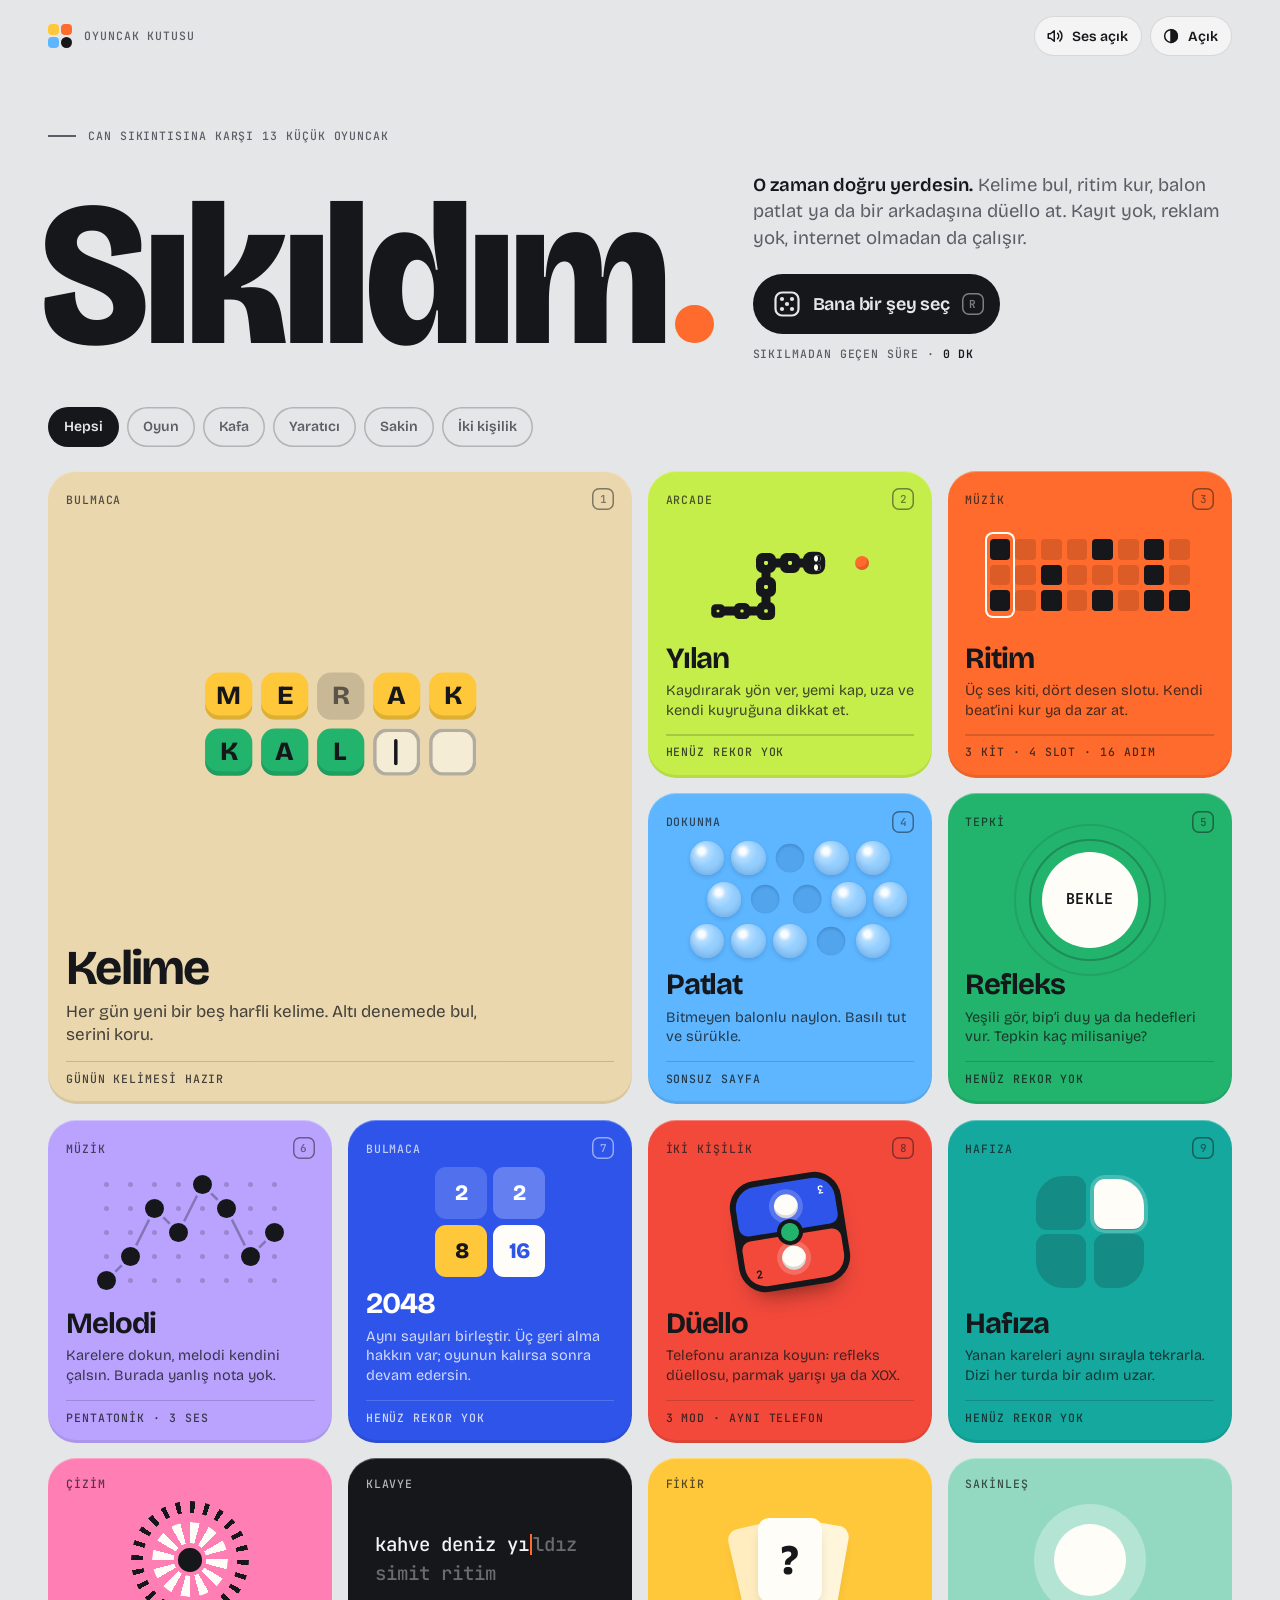
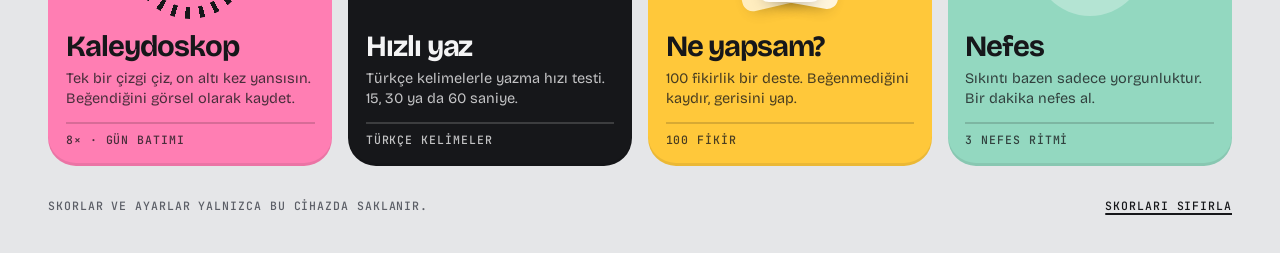
<file: sikildim/v2/index.html>
<!doctype html>
<html lang="tr">
<head>
<meta charset="utf-8">
<meta name="viewport" content="width=device-width, initial-scale=1, viewport-fit=cover">
<title>Sıkıldım</title>
<meta name="description" content="Can sıkıntısına karşı küçük oyuncaklar: kelime bulmacası, yılan, davul makinesi, melodi, refleks, düello, balonlu naylon ve daha fazlası. Telefona uygulama gibi eklenir, internetsiz çalışır.">
<meta name="theme-color" content="#E5E6E8" media="(prefers-color-scheme: light)">
<meta name="theme-color" content="#101113" media="(prefers-color-scheme: dark)">
<link rel="manifest" href="manifest.webmanifest">
<link rel="icon" href="icons/favicon.svg" type="image/svg+xml">
<link rel="apple-touch-icon" href="icons/apple-touch-icon.png">
<meta name="mobile-web-app-capable" content="yes">
<meta name="apple-mobile-web-app-capable" content="yes">
<meta name="apple-mobile-web-app-status-bar-style" content="default">
<meta name="apple-mobile-web-app-title" content="Sıkıldım">
<link rel="preconnect" href="https://fonts.googleapis.com">
<link rel="preconnect" href="https://fonts.gstatic.com" crossorigin>
<link rel="stylesheet" href="https://fonts.googleapis.com/css2?family=Bricolage+Grotesque:opsz,wdth,wght@12..96,75..100,200..800&family=JetBrains+Mono:wght@400..700&display=swap">
<link rel="stylesheet" href="app.css">
<script defer src="core.js"></script>
<script defer src="toys/kelime-words.js"></script>
<script defer src="toys/kelime.js"></script>
<script defer src="toys/yilan.js"></script>
<script defer src="toys/ritim.js"></script>
<script defer src="toys/patlat.js"></script>
<script defer src="toys/refleks.js"></script>
<script defer src="toys/melodi.js"></script>
<script defer src="toys/2048.js"></script>
<script defer src="toys/duello.js"></script>
<script defer src="toys/hafiza.js"></script>
<script defer src="toys/kaleydoskop.js"></script>
<script defer src="toys/yaz.js"></script>
<script defer src="toys/yapsam.js"></script>
<script defer src="toys/nefes.js"></script>
<script defer src="hub.js"></script>
</head>
<body>
<div id="app" lang="tr">
<a class="skip" href="#shelf">Oyuncaklara geç</a>

<div class="hub" id="hub">
  <header class="wrap top">
    <div class="brand">
      <span class="brand-mark" aria-hidden="true"><i></i><i></i><i></i><i></i></span>
      <span class="mono">Oyuncak kutusu</span>
    </div>
    <div class="top-actions">
      <button type="button" class="icon-btn sound-btn" aria-pressed="true">
        <svg viewBox="0 0 24 24" fill="none" stroke="currentColor" stroke-width="2" stroke-linecap="round" stroke-linejoin="round" aria-hidden="true"><path d="M11 5 6 9H3v6h3l5 4V5Z"/><path class="ico-on" d="M15.5 8.5a5 5 0 0 1 0 7"/><path class="ico-on" d="M18.5 5.5a9 9 0 0 1 0 13"/><path class="ico-off" d="m16 9 6 6m0-6-6 6"/></svg>
        <span class="lbl">Ses açık</span>
      </button>
      <button type="button" class="icon-btn" id="theme-btn" aria-label="Temayı değiştir">
        <svg viewBox="0 0 24 24" fill="none" stroke="currentColor" stroke-width="2" aria-hidden="true"><circle cx="12" cy="12" r="8.5"/><path d="M12 3.5a8.5 8.5 0 0 1 0 17Z" fill="currentColor"/></svg>
        <span class="lbl">Tema</span>
      </button>
    </div>
  </header>

  <main class="wrap">
    <section class="hero" aria-labelledby="hero-title">
      <p class="eyebrow mono" id="eyebrow">Can sıkıntısına karşı küçük oyuncaklar</p>
      <div class="hero-main">
        <h1 class="title" id="hero-title" aria-label="Sıkıldım."><span class="title-word" aria-hidden="true">Sıkıldım</span><span class="dot" id="dot" aria-hidden="true"></span></h1>
        <div class="hero-side">
          <p class="lede"><strong>O zaman doğru yerdesin.</strong> Kelime bul, ritim kur, balon patlat ya da bir arkadaşına düello at. Kayıt yok, reklam yok, internet olmadan da çalışır.</p>
          <div class="hero-cta">
            <button type="button" class="roll" data-roll>
              <svg viewBox="0 0 28 28" aria-hidden="true"><rect x="2.5" y="2.5" width="23" height="23" rx="6.5" fill="none" stroke="currentColor" stroke-width="2.2"/><circle cx="9" cy="9" r="2.1" fill="currentColor"/><circle cx="19" cy="9" r="2.1" fill="currentColor"/><circle cx="14" cy="14" r="2.1" fill="currentColor"/><circle cx="9" cy="19" r="2.1" fill="currentColor"/><circle cx="19" cy="19" r="2.1" fill="currentColor"/></svg>
              <i class="roll-sw" aria-hidden="true"></i><span class="roll-label">Bana bir şey seç</span> <kbd>R</kbd>
            </button>
            <p class="mono meta" id="meta">Sıkılmadan geçen süre · <b>0 dk</b></p>
          </div>
        </div>
      </div>
    </section>

    <div class="hub-tools">
      <a class="resume" id="resume" href="#" hidden><i aria-hidden="true"></i><span class="mono">Kaldığın yer</span><span id="resume-name"></span><span aria-hidden="true">→</span></a>
      <div class="filters" id="filters" role="group" aria-label="Oyuncakları süz"></div>
    </div>

    <section class="shelf" id="shelf" aria-label="Oyuncaklar"></section>
  </main>

  <footer class="wrap foot mono">
    <p>Skorlar ve ayarlar yalnızca bu cihazda saklanır.</p>
    <button type="button" class="link-btn install-btn" id="foot-install" hidden>Ana ekrana ekle</button>
    <div class="foot-reset" id="reset-zone">
      <button type="button" class="link-btn" id="reset">Skorları sıfırla</button>
    </div>
  </footer>

  <div class="dock" id="dock">
    <button type="button" class="roll" data-roll>
      <svg viewBox="0 0 28 28" aria-hidden="true"><rect x="2.5" y="2.5" width="23" height="23" rx="6.5" fill="none" stroke="currentColor" stroke-width="2.2"/><circle cx="9" cy="9" r="2.1" fill="currentColor"/><circle cx="19" cy="9" r="2.1" fill="currentColor"/><circle cx="14" cy="14" r="2.1" fill="currentColor"/><circle cx="9" cy="19" r="2.1" fill="currentColor"/><circle cx="19" cy="19" r="2.1" fill="currentColor"/></svg>
      <i class="roll-sw" aria-hidden="true"></i><span class="roll-label">Bana bir şey seç</span>
    </button>
    <button type="button" class="icon-btn install-btn" id="dock-install" aria-label="Ana ekrana ekle" hidden>
      <svg viewBox="0 0 24 24" fill="none" stroke="currentColor" stroke-width="2.2" stroke-linecap="round" stroke-linejoin="round" aria-hidden="true"><path d="M12 4v11"/><path d="m7.5 10.5 4.5 4.5 4.5-4.5"/><path d="M5 19h14"/></svg>
      <span class="lbl">Ekle</span>
    </button>
  </div>
</div>

<div class="stage" id="stage" role="dialog" aria-modal="true" aria-labelledby="stage-title" tabindex="-1" hidden>
  <div class="stage-veil" id="stage-veil" aria-hidden="true" hidden></div>
  <div class="stage-bar">
    <button type="button" class="back" id="back" aria-label="Oyuncak kutusuna dön">
      <svg viewBox="0 0 24 24" fill="none" stroke="currentColor" stroke-width="2.2" stroke-linecap="round" stroke-linejoin="round" aria-hidden="true"><path d="M15 5l-7 7 7 7"/></svg>
      <span>Kutu</span><kbd>Esc</kbd>
    </button>
    <div class="stage-id">
      <span class="stage-swatch" aria-hidden="true"></span>
      <span class="mono stage-kind" id="stage-kind"></span>
      <h2 class="stage-title" id="stage-title"></h2>
    </div>
    <div class="stage-right">
      <p class="mono stage-hint" id="stage-hint"></p>
      <button type="button" class="icon-btn sound-btn" aria-pressed="true">
        <svg viewBox="0 0 24 24" fill="none" stroke="currentColor" stroke-width="2" stroke-linecap="round" stroke-linejoin="round" aria-hidden="true"><path d="M11 5 6 9H3v6h3l5 4V5Z"/><path class="ico-on" d="M15.5 8.5a5 5 0 0 1 0 7"/><path class="ico-on" d="M18.5 5.5a9 9 0 0 1 0 13"/><path class="ico-off" d="m16 9 6 6m0-6-6 6"/></svg>
        <span class="lbl">Ses açık</span>
      </button>
    </div>
  </div>
  <div class="stage-body" id="stage-body"></div>
</div>

<div class="sr-only" aria-live="polite" id="live"></div>
</div>
</body>
</html>
</file>
<file: sikildim/v2/app.css>
:root {
  /* Layout (v2, phone first): compact headline, filter chips and a 2-up shelf of toy tiles; a thumb-zone dock holds the dice.
     Each tile (or the dice) grows into a full-screen stage. */
  --bg: #E5E6E8;
  --panel: #F4F4F5;
  --panel-2: #D9DADD;
  --panel-3: #CBCCD0;
  --raised: #FFFFFF;
  --fg: #16171A;
  --mute: #5B5E66;
  --line: rgba(22, 23, 26, .12);
  --line-2: rgba(22, 23, 26, .24);
  --shade: rgba(16, 18, 24, .3);

  /* The toy box: one colour per toy, identical in both themes */
  --yellow: #FFC83A;
  --orange: #FF6B2C;
  --green: #22B36C;
  --sky: #5DB6FF;
  --pink: #FF7EB3;
  --cobalt: #2E54EA;
  --mint: #93D8C0;
  --lilac: #B9A3FF;
  --red: #F2493B;
  --teal: #14A89E;
  --sand: #EAD7AE;
  --lime: #C6EE4B;
  --paper: #FFFDF8;
  --on-light: #16171A;
  --on-dark: #FFFFFF;
  --ink-tile: #16171A;
  --ink-tile-fg: #F4F4F5;
  --canvas: #0E0F12;
  --canvas-fg: #E9EAEE;
  --bad: #D93A3F;

  /* 2048 ramp */
  --g2: #F7F7F8; --g4: #E6E8EE; --g8: #C3D1FF; --g16: #93ADFF; --g32: #6286FF; --g64: #2E54EA;
  --g128: #FFD45C; --g256: #FFC83A; --g512: #FF9A3C; --g1024: #FF6B2C; --gsup: #FF7EB3;

  --f-display: "Bricolage Grotesque", ui-sans-serif, system-ui, -apple-system, "Segoe UI", Roboto, "Helvetica Neue", Arial, sans-serif;
  --f-mono: "JetBrains Mono", ui-monospace, "SFMono-Regular", Menlo, Consolas, monospace;
  --ease: cubic-bezier(.2, .8, .2, 1);
  --spring: cubic-bezier(.3, 1.45, .55, 1);
  --r-xl: 28px;
  --r-lg: 20px;
  --r-md: 14px;
  --gutter: clamp(16px, 4vw, 48px);
}
@media (prefers-color-scheme: dark) {
  :root:not([data-theme="light"]) {
    --bg: #101113; --panel: #1B1C1F; --panel-2: #26272B; --panel-3: #33343A; --raised: #3D3E45;
    --fg: #EDEEF0; --mute: #9A9DA5; --line: rgba(255, 255, 255, .09); --line-2: rgba(255, 255, 255, .2); --shade: rgba(0, 0, 0, .65);
    --ink-tile: #EDEEF0; --ink-tile-fg: #16171A; --bad: #FF6469;
    --g2: #2A2B30; --g4: #36383F;
    color-scheme: dark;
  }
}
:root[data-theme="dark"] {
  --bg: #101113; --panel: #1B1C1F; --panel-2: #26272B; --panel-3: #33343A; --raised: #3D3E45;
  --fg: #EDEEF0; --mute: #9A9DA5; --line: rgba(255, 255, 255, .09); --line-2: rgba(255, 255, 255, .2); --shade: rgba(0, 0, 0, .65);
  --ink-tile: #EDEEF0; --ink-tile-fg: #16171A; --bad: #FF6469;
  --g2: #2A2B30; --g4: #36383F;
  color-scheme: dark;
}

*, *::before, *::after { box-sizing: border-box; }
[hidden] { display: none !important; }
html { background: var(--bg); -webkit-text-size-adjust: 100%; }
html.stage-open { overflow: hidden; padding-right: var(--sbw, 0px); }
body {
  margin: 0; background: var(--bg); color: var(--fg);
  font: 400 17px/1.5 var(--f-display);
  -webkit-font-smoothing: antialiased; -moz-osx-font-smoothing: grayscale;
}
h1, h2, h3, p { margin: 0; }
h1, h2, h3 { text-wrap: balance; }
p { text-wrap: pretty; }
a { color: inherit; }
button, input, select { font: inherit; color: inherit; }
button { background: none; border: 0; padding: 0; cursor: pointer; -webkit-tap-highlight-color: transparent; touch-action: manipulation; }
:focus-visible { outline: 2.5px solid var(--fg); outline-offset: 3px; }
::selection { background: var(--yellow); color: var(--on-light); }
.sr-only { position: absolute !important; width: 1px; height: 1px; padding: 0; margin: -1px; overflow: hidden; clip: rect(0 0 0 0); white-space: nowrap; border: 0; }
.mono { font-family: var(--f-mono); font-size: 11.5px; font-weight: 500; line-height: 1.35; letter-spacing: .08em; text-transform: uppercase; }
kbd {
  display: inline-grid; place-items: center; min-width: 22px; height: 22px; padding: 0 6px; border-radius: 7px;
  font: 600 11px/1 var(--f-mono); letter-spacing: 0; box-shadow: inset 0 0 0 1.5px currentColor; opacity: .5;
}
@media (hover: none) { .btn kbd, .back kbd, .roll kbd, .tile-top kbd, .pad kbd { display: none; } }
.skip { position: fixed; left: 16px; top: -80px; z-index: 100; padding: 10px 14px; border-radius: 10px; background: var(--fg); color: var(--bg); font-weight: 600; text-decoration: none; }
.skip:focus { top: 16px; }

/* ---------- Shared controls ---------- */
.btn {
  display: inline-flex; align-items: center; justify-content: center; gap: 10px; height: 48px; padding: 0 20px;
  border-radius: 999px; background: var(--panel); box-shadow: inset 0 0 0 1px var(--line);
  font-size: 16px; font-weight: 600; white-space: nowrap; text-decoration: none;
  transition: transform .35s var(--spring), background .2s, box-shadow .2s;
}
.btn:hover { background: var(--panel-2); }
.btn:active { transform: scale(.96); transition-duration: .1s; }
.btn.primary { background: var(--fg); color: var(--bg); box-shadow: none; }
.btn.primary:hover { background: var(--fg); box-shadow: 0 10px 24px -14px var(--shade); }
.btn[disabled] { opacity: .45; cursor: not-allowed; }
.icon-btn {
  display: inline-flex; align-items: center; gap: 8px; height: 40px; padding: 0 14px 0 12px; border-radius: 999px;
  background: var(--panel); box-shadow: inset 0 0 0 1px var(--line); font-size: 14px; font-weight: 600;
  transition: background .2s, transform .3s var(--spring);
}
.icon-btn:hover { background: var(--panel-2); }
.icon-btn:active { transform: scale(.95); }
.icon-btn svg { width: 18px; height: 18px; flex: none; }
.sound-btn[aria-pressed="false"] .ico-on, .sound-btn[aria-pressed="true"] .ico-off { display: none; }
.seg { display: inline-flex; flex-wrap: wrap; justify-content: center; gap: 3px; padding: 4px; border-radius: 22px; background: var(--panel-2); }
.seg button { min-height: 36px; padding: 0 14px; border-radius: 999px; font-size: 14px; font-weight: 600; color: var(--mute); transition: background .2s, color .2s; }
.seg button:hover { color: var(--fg); }
.seg button { position: relative; }
.seg button::after { content: ""; position: absolute; inset: -4px -1.5px; }
.seg button[aria-pressed="true"] { background: var(--raised); color: var(--fg); box-shadow: 0 1px 3px var(--shade); }
.chips { display: flex; flex-wrap: wrap; justify-content: center; gap: 6px; }
.chip {
  display: inline-flex; align-items: center; gap: 8px; height: 36px; padding: 0 14px; border-radius: 999px;
  font-size: 14px; font-weight: 600; color: var(--mute); box-shadow: inset 0 0 0 1.5px var(--line-2);
  transition: background .2s, color .2s, box-shadow .2s, transform .3s var(--spring);
}
.chip:hover { color: var(--fg); box-shadow: inset 0 0 0 1.5px var(--fg); }
.chip:active { transform: scale(.95); }
.chip[aria-pressed="true"] { background: var(--fg); color: var(--bg); box-shadow: none; }
.stat { display: grid; gap: 6px; padding: 14px 16px; border-radius: var(--r-md); background: var(--panel); box-shadow: inset 0 0 0 1px var(--line); }
.stat .mono { color: var(--mute); }
.stat b { font-size: clamp(22px, 2.6vw, 32px); font-weight: 700; line-height: 1; letter-spacing: -.03em; font-variant-numeric: tabular-nums; }
@media (max-width: 480px) { .stat { padding: 12px; } }
input[type="range"] { -webkit-appearance: none; appearance: none; width: 100%; height: 28px; margin: 0; background: transparent; cursor: pointer; }
input[type="range"]::-webkit-slider-runnable-track { height: 6px; border-radius: 99px; background: linear-gradient(var(--c), var(--c)) 0 / var(--p, 50%) 100% no-repeat, var(--panel-3); }
input[type="range"]::-webkit-slider-thumb { -webkit-appearance: none; width: 22px; height: 22px; margin-top: -8px; border-radius: 50%; background: var(--fg); box-shadow: 0 0 0 4px var(--panel); }
input[type="range"]::-moz-range-track { height: 6px; border-radius: 99px; background: var(--panel-3); }
input[type="range"]::-moz-range-progress { height: 6px; border-radius: 99px; background: var(--c); }
input[type="range"]::-moz-range-thumb { width: 22px; height: 22px; border: 0; border-radius: 50%; background: var(--fg); box-shadow: 0 0 0 4px var(--panel); }

/* ---------- Hub ---------- */
.wrap { width: 100%; max-width: 1480px; margin-inline: auto; padding-inline: var(--gutter); }
.hub.covered { visibility: hidden; }
.top { display: flex; align-items: center; justify-content: space-between; gap: 16px; padding-block: calc(env(safe-area-inset-top, 0px) + 16px) 0; }
.brand { display: flex; align-items: center; gap: 12px; color: var(--mute); }
.brand-mark { display: grid; grid-template-columns: 1fr 1fr; gap: 2px; width: 24px; height: 24px; flex: none; }
.brand-mark i { border-radius: 4px; }
.brand-mark i:nth-child(1) { background: var(--yellow); }
.brand-mark i:nth-child(2) { background: var(--orange); }
.brand-mark i:nth-child(3) { background: var(--sky); }
.brand-mark i:nth-child(4) { background: var(--fg); border-radius: 50%; }
.top-actions { display: flex; gap: 8px; }
@media (max-width: 520px) { .top-actions .lbl { display: none; } .icon-btn { padding: 0 11px; } }

.hero { display: grid; gap: clamp(16px, 2.4vw, 28px); padding-block: clamp(26px, 6vw, 72px) clamp(18px, 3vw, 36px); }
.eyebrow { display: flex; align-items: center; gap: 12px; color: var(--mute); }
.eyebrow::before { content: ""; width: 28px; height: 1.5px; background: currentColor; }
.hero-main { display: grid; gap: clamp(22px, 3vw, 40px); align-items: end; }
@media (min-width: 1180px) { .hero-main { grid-template-columns: auto minmax(0, 1fr); } }
.title {
  font-size: clamp(56px, 21vw, 236px); line-height: .8; font-weight: 800; font-stretch: 92%;
  letter-spacing: -.02em; margin-left: -.04em; padding-bottom: .05em; white-space: nowrap;
}
@media (min-width: 1180px) { .title { font-size: clamp(150px, 16vw, 236px); } }
.title-word { display: inline-block; }
.dot {
  display: inline-block; width: .19em; height: .19em; margin-left: .04em; border-radius: 50%;
  background: var(--dot, var(--orange)); transform-origin: 50% 100%; cursor: pointer; transition: background .3s;
}
.hero-side { display: grid; gap: 22px; max-width: 540px; padding-bottom: .4em; }
.lede { font-size: clamp(17px, 1.45vw, 20px); line-height: 1.45; color: var(--mute); }
.lede strong { color: var(--fg); font-weight: 600; }
.hero-cta { display: flex; flex-wrap: wrap; align-items: center; gap: 12px 18px; }
.roll {
  display: inline-flex; align-items: center; gap: 12px; height: 60px; padding: 0 16px 0 20px; border-radius: 999px;
  background: var(--fg); color: var(--bg); font-size: 18px; font-weight: 650; letter-spacing: -.01em; white-space: nowrap;
  transition: transform .4s var(--spring), box-shadow .3s;
}
.roll:hover { transform: translateY(-2px); box-shadow: 0 16px 32px -16px var(--shade); }
.roll:active { transform: translateY(1px) scale(.98); transition-duration: .1s; }
.roll svg { width: 28px; height: 28px; flex: none; }
.roll.is-rolling svg { animation: spin .5s linear infinite; }
.roll kbd { color: var(--bg); }
.meta { color: var(--mute); }
.meta b { color: var(--fg); font-weight: 600; }

.shelf { display: grid; grid-template-columns: repeat(4, minmax(0, 1fr)); gap: clamp(10px, 1.2vw, 16px); }
@media (max-width: 960px) { .shelf { grid-template-columns: repeat(2, minmax(0, 1fr)); } }
.tile {
  --cf: var(--on-light);
  position: relative; isolation: isolate; overflow: hidden;
  display: flex; flex-direction: column; min-height: clamp(260px, 24vw, 330px); padding: clamp(14px, 1.4vw, 20px);
  border-radius: var(--r-xl); background: var(--c); color: var(--cf); text-decoration: none;
  box-shadow: inset 0 1px 0 rgba(255, 255, 255, .3), inset 0 -3px 0 rgba(0, 0, 0, .08);
  transition: transform .55s var(--spring), box-shadow .4s var(--ease), opacity .3s, filter .3s;
}
.tile:hover { transform: translateY(-5px); box-shadow: inset 0 1px 0 rgba(255, 255, 255, .3), inset 0 -3px 0 rgba(0, 0, 0, .08), 0 24px 40px -24px var(--shade); }
.tile:active { transform: translateY(0) scale(.985); transition-duration: .12s; }
.tile:focus-visible { outline-offset: 4px; }
.tile-top { display: flex; align-items: center; justify-content: space-between; gap: 8px; }
.tile-top .mono { opacity: .72; }
.art { position: relative; flex: 1; display: grid; place-items: center; min-height: 100px; margin-block: 8px 12px; }
.tile-name { font-size: clamp(24px, 2.3vw, 34px); font-weight: 700; line-height: 1; letter-spacing: -.035em; }
.tile-desc { margin-top: 8px; max-width: 30ch; font-size: 14.5px; line-height: 1.35; opacity: .78; }
.tile-stat { position: relative; margin-top: 14px; padding-top: 10px; opacity: .78; }
.tile-stat::before { content: ""; position: absolute; inset: 0 0 auto; height: 1.5px; background: currentColor; opacity: .22; }
@media (max-width: 560px) {
  .tile { min-height: 190px; padding: 14px; border-radius: 22px; }
  .tile-desc { display: none; }
  .tile-name { font-size: clamp(19px, 5.4vw, 25px); }
  .art { min-height: 64px; margin-block: 4px 8px; transform: scale(.76); }
  .tile-stat { margin-top: 10px; padding-top: 8px; font-size: 10px; }
}
.shelf.rolling .tile { opacity: .4; filter: saturate(.4); }
.shelf.rolling .tile.lit { opacity: 1; filter: none; transform: translateY(-6px) scale(1.015); transition-duration: .12s; }

@keyframes blink { 50% { opacity: 0; } }
@keyframes fadein { from { opacity: 0; } }

.foot { display: flex; flex-wrap: wrap; align-items: center; justify-content: space-between; gap: 12px 24px; padding-block: 32px 40px; color: var(--mute); }
.foot-reset { display: flex; flex-wrap: wrap; align-items: center; gap: 10px; }
.link-btn { font: inherit; letter-spacing: inherit; text-transform: inherit; color: var(--fg); text-decoration: underline; text-underline-offset: 3px; text-decoration-thickness: 1.5px; }
.link-btn.danger { color: var(--bad); }

/* ---------- Stage ---------- */
.stage { position: fixed; inset: 0; z-index: 40; display: flex; flex-direction: column; background: var(--bg); }
.stage:focus { outline: none; }
.stage-veil { position: absolute; inset: 0; z-index: 5; background: var(--c); opacity: 0; pointer-events: none; }
.stage-bar {
  flex: none; display: flex; align-items: center; gap: clamp(10px, 2vw, 20px);
  padding: calc(env(safe-area-inset-top, 0px) + 12px) var(--gutter) 12px; border-bottom: 1px solid var(--line);
}
.back {
  display: inline-flex; align-items: center; gap: 8px; height: 44px; padding: 0 12px 0 10px; border-radius: 999px; flex: none;
  background: var(--panel); box-shadow: inset 0 0 0 1px var(--line); font-size: 15px; font-weight: 600;
  transition: background .2s, transform .3s var(--spring);
}
.back:hover { background: var(--panel-2); }
.back:active { transform: scale(.95); }
.back svg { width: 20px; height: 20px; }
.stage-id { display: flex; align-items: center; gap: 12px; min-width: 0; }
.stage-swatch { width: 14px; height: 14px; border-radius: 5px; background: var(--c); flex: none; }
.stage-kind { color: var(--mute); }
.stage-title { font-size: clamp(20px, 2vw, 26px); font-weight: 700; line-height: 1; letter-spacing: -.03em; white-space: nowrap; overflow: hidden; text-overflow: ellipsis; }
.stage-right { margin-left: auto; display: flex; align-items: center; gap: 16px; }
.stage-hint { color: var(--mute); text-align: right; }
@media (max-width: 900px) { .stage-hint { display: none; } }
@media (max-width: 560px) { .stage-kind, .back span { display: none; } .stage-right .lbl { display: none; } }
.stage-body {
  flex: 1; min-height: 0; overflow: auto; overscroll-behavior: contain; display: flex; flex-direction: column;
  padding: clamp(18px, 3vw, 40px) var(--gutter) calc(env(safe-area-inset-bottom, 0px) + 28px);
}
.toy { width: 100%; max-width: 1100px; margin: auto; display: flex; flex-direction: column; align-items: center; gap: clamp(16px, 2.4vw, 28px); }
.note { color: var(--mute); text-align: center; }

@keyframes spin { to { transform: rotate(360deg); } }
@media (prefers-reduced-motion: reduce) {
  *, *::before, *::after { animation-duration: .001ms !important; animation-iteration-count: 1 !important; transition-duration: .001ms !important; scroll-behavior: auto !important; }
}

/* ---------- v2: filters, resume, dock, sheets, toast ---------- */
.hub-tools { display: grid; gap: 12px; padding-bottom: clamp(14px, 2vw, 22px); }
.filters {
  display: flex; gap: 8px; overflow-x: auto; scrollbar-width: none; -webkit-overflow-scrolling: touch;
  margin-inline: calc(var(--gutter) * -1); padding: 2px var(--gutter);
}
.filters::-webkit-scrollbar { display: none; }
.filters .chip { flex: none; height: 40px; padding: 0 16px; }
.resume {
  --c: var(--fg);
  justify-self: start; display: inline-flex; align-items: center; gap: 10px; min-height: 44px; padding: 0 16px 0 12px; border-radius: 999px;
  background: var(--panel); box-shadow: inset 0 0 0 1px var(--line); font-size: 15px; font-weight: 600; text-decoration: none;
  transition: transform .3s var(--spring), background .2s;
}
.resume:hover { background: var(--panel-2); }
.resume:active { transform: scale(.97); }
.resume i { width: 14px; height: 14px; border-radius: 5px; background: var(--c); flex: none; }
.resume .mono { color: var(--mute); }
.tile[hidden] { display: none !important; }
.tile--feature { grid-column: span 2; }
.tile--feature .tile-desc { max-width: 44ch; }
@media (min-width: 961px) {
  .tile--feature { grid-row: span 2; }
  .tile--feature .art { transform: scale(1.75); }
  .tile--feature .tile-name { font-size: clamp(40px, 3.8vw, 60px); }
  .tile--feature .tile-desc { font-size: 17px; }
}
@media (max-width: 960px) { .tile--feature .art { transform: scale(1.12); } }
@media (max-width: 560px) { .tile--feature { min-height: 200px; } .tile--feature .art { transform: scale(1); } }
.shelf-empty { grid-column: 1 / -1; padding: 40px 0; text-align: center; color: var(--mute); }

.roll .roll-sw { display: none; width: 14px; height: 14px; border-radius: 5px; background: var(--rc, var(--orange)); flex: none; }
.roll.is-rolling .roll-sw { display: block; }
.roll .roll-label { min-width: 0; overflow: hidden; text-overflow: ellipsis; }
.dock { display: none; }
.install-btn[hidden] { display: none !important; }
@media (max-width: 760px) {
  .hero-cta .roll { display: none; }
  .dock {
    position: fixed; left: 0; right: 0; bottom: 0; z-index: 30; display: flex; align-items: center; gap: 10px;
    padding: 18px var(--gutter) calc(env(safe-area-inset-bottom, 0px) + 12px);
    background: linear-gradient(to top, var(--bg) 62%, color-mix(in srgb, var(--bg) 0%, transparent));
    pointer-events: none;
  }
  .dock > * { pointer-events: auto; }
  .dock .roll { flex: 1; justify-content: center; height: 60px; box-shadow: 0 14px 30px -16px var(--shade); }
  .dock .install-btn { flex: none; width: 60px; height: 60px; padding: 0; justify-content: center; border-radius: 50%; }
  .dock .install-btn .lbl { display: none; }
  .foot { padding-bottom: calc(env(safe-area-inset-bottom, 0px) + 104px); }
  html:not(.stage-open) .toast { bottom: calc(env(safe-area-inset-bottom, 0px) + 92px); }
}

.toast {
  position: fixed; left: 50%; bottom: calc(env(safe-area-inset-bottom, 0px) + 24px); z-index: 90; max-width: calc(100vw - 32px);
  padding: 12px 18px; border-radius: 14px; background: var(--fg); color: var(--bg); font-size: 15px; font-weight: 600; text-align: center;
  box-shadow: 0 18px 40px -18px var(--shade); opacity: 0; pointer-events: none; transform: translate(-50%, 16px);
  transition: opacity .25s, transform .4s var(--spring);
}
.toast.show { opacity: 1; transform: translate(-50%, 0); }

.update-bar {
  position: fixed; left: 50%; top: calc(env(safe-area-inset-top, 0px) + 12px); z-index: 95; display: flex; align-items: center; gap: 12px;
  padding: 8px 8px 8px 16px; border-radius: 999px; background: var(--fg); color: var(--bg); font-weight: 600; font-size: 15px;
  transform: translateX(-50%); box-shadow: 0 18px 40px -18px var(--shade); max-width: calc(100vw - 32px);
}
.update-bar button { height: 36px; padding: 0 14px; border-radius: 999px; background: var(--bg); color: var(--fg); font-weight: 650; }

.sheet-wrap { position: fixed; inset: 0; z-index: 85; display: grid; align-items: end; justify-items: center; background: rgba(10, 11, 13, .42); animation: fadein .25s; }
.sheet {
  width: min(100%, 520px); padding: 22px var(--gutter) calc(env(safe-area-inset-bottom, 0px) + 20px); border-radius: 26px 26px 0 0;
  background: var(--panel); box-shadow: 0 -20px 50px -30px var(--shade); display: grid; gap: 16px; animation: sheetin .45s var(--spring);
}
@media (min-width: 561px) { .sheet-wrap { align-items: center; } .sheet { border-radius: 26px; padding-bottom: 22px; } }
@keyframes sheetin { from { transform: translateY(40px); opacity: 0; } }
.sheet h2 { font-size: 26px; font-weight: 750; letter-spacing: -.03em; line-height: 1.05; }
.sheet ol { margin: 0; padding-left: 22px; display: grid; gap: 10px; color: var(--mute); }
.sheet ol strong { color: var(--fg); }
.sheet .btn { justify-self: stretch; }
.share-glyph { display: inline-block; width: 18px; height: 18px; vertical-align: -3px; }

body { -webkit-tap-highlight-color: transparent; }
@media (display-mode: standalone) { html, body { overscroll-behavior-y: none; } }
</file>
